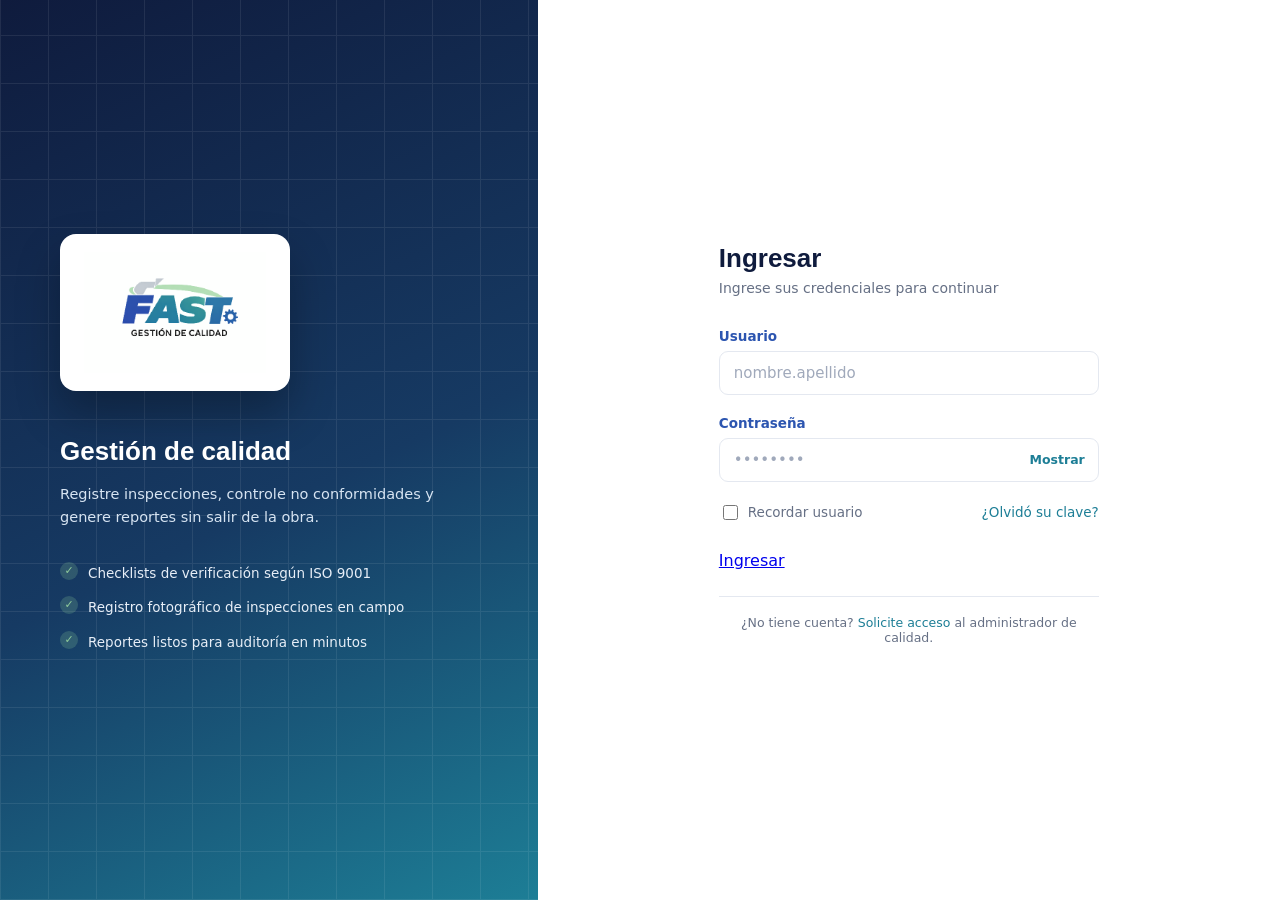
<file: recursos/index.html>
<!DOCTYPE html>
<html lang="es">
<head>
<meta charset="UTF-8">
<meta name="viewport" content="width=device-width, initial-scale=1">
<title>Ingresar — FAST Gestión de Calidad</title>
<link rel="stylesheet" href="./CSS-inicio secion/styles_inicio_secion.css.css">
<script src="./js/main.js"></script>
</head>
<body>
  <div class="pagina">
    <aside class="panel-marca">
      <div class="marca-contenido">
        <div class="logo-caja">
          <img src="img/logo.png" alt="FAST Gestión de Calidad">
        </div>
        <h2>Gestión de calidad</h2>
        <p class="lead">Registre inspecciones, controle no conformidades y genere reportes sin salir de la obra.</p>
        <ul class="caracteristicas">
          <li>Checklists de verificación según ISO 9001</li>
          <li>Registro fotográfico de inspecciones en campo</li>
          <li>Reportes listos para auditoría en minutos</li>
        </ul>
      </div>
    </aside>

    <main class="panel-form">
      <form class="formulario" id="formLogin" novalidate>
        <h1>Ingresar</h1>
        <p class="sub">Ingrese sus credenciales para continuar</p>

        <p class="aviso" id="aviso" role="alert"></p>

        <div class="campo">
          <label for="usuario">Usuario</label>
          <input id="usuario" name="usuario" type="text" autocomplete="username"
                 placeholder="nombre.apellido" required>
        </div>

        <div class="campo">
          <label for="clave">Contraseña</label>
          <div class="entrada">
            <input id="clave" name="clave" type="password" autocomplete="current-password"
                   placeholder="••••••••" required>
            <button type="button" class="ver" id="verClave" aria-label="Mostrar contraseña">Mostrar</button>
          </div>
        </div>

        <div class="fila">
          <label class="recordar" for="recordar">
            <input id="recordar" type="checkbox"> Recordar usuario
          </label>
          <a class="enlace" href="">¿Olvidó su clave?</a>
        </div>

        <a href="administracion.html">Ingresar</a>

        <p class="pie">¿No tiene cuenta? <a href="#">Solicite acceso</a> al administrador de calidad.</p>
      </form>
    </main>
  </div>

<script>

</script>
</body>
</html>
</file>
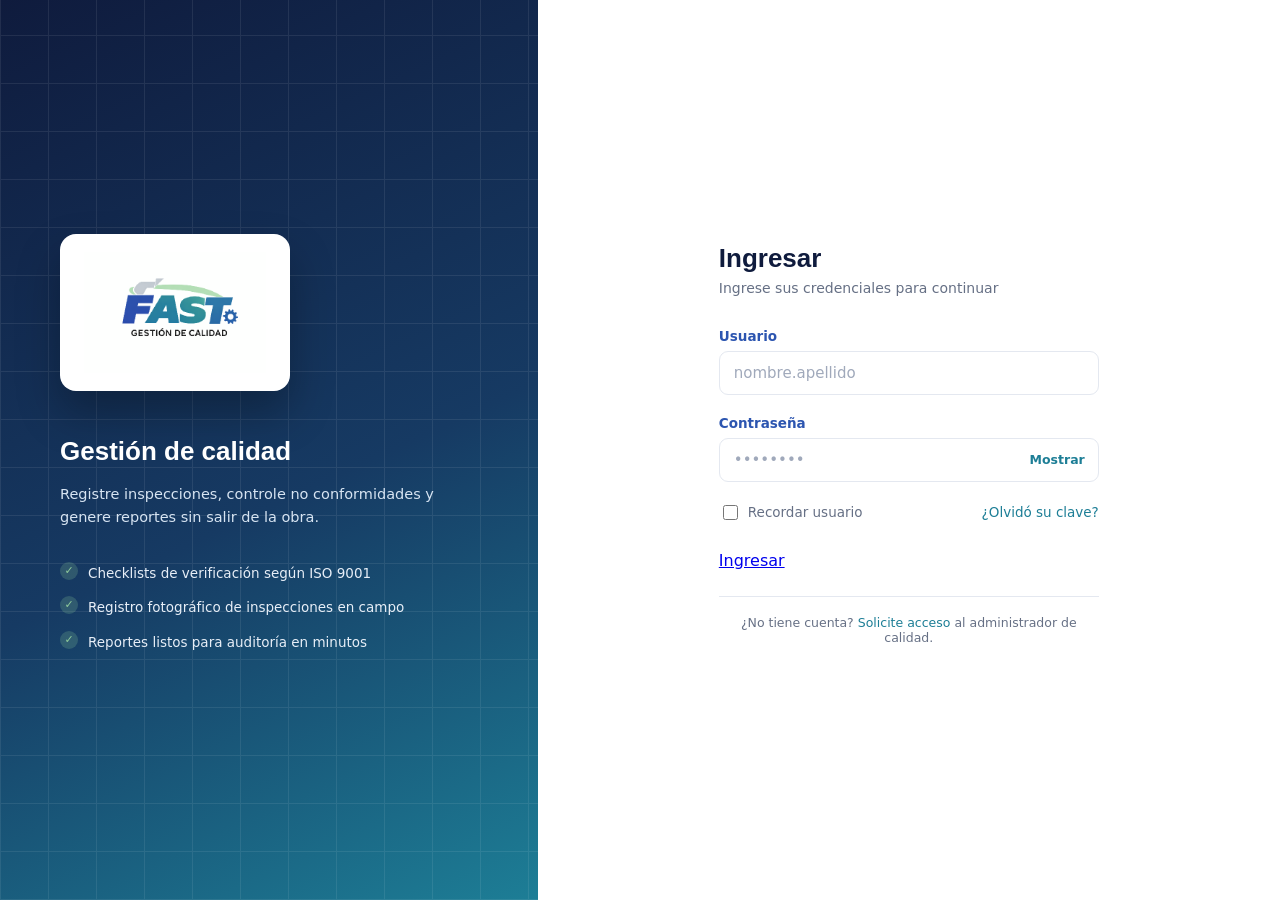
<file: Modulos Fast/recursos/index.html>
<!DOCTYPE html>
<html lang="es">
<head>
<meta charset="UTF-8">
<meta name="viewport" content="width=device-width, initial-scale=1">
<title>Ingresar — FAST Gestión de Calidad</title>
<link rel="stylesheet" href="./CSS-inicio secion/styles_inicio_secion.css.css">
<script src="./js/main.js"></script>
</head>
<body>
  <div class="pagina">
    <aside class="panel-marca">
      <div class="marca-contenido">
        <div class="logo-caja">
          <img src="img/logo.png" alt="FAST Gestión de Calidad">
        </div>
        <h2>Gestión de calidad</h2>
        <p class="lead">Registre inspecciones, controle no conformidades y genere reportes sin salir de la obra.</p>
        <ul class="caracteristicas">
          <li>Checklists de verificación según ISO 9001</li>
          <li>Registro fotográfico de inspecciones en campo</li>
          <li>Reportes listos para auditoría en minutos</li>
        </ul>
      </div>
    </aside>

    <main class="panel-form">
      <form class="formulario" id="formLogin" novalidate>
        <h1>Ingresar</h1>
        <p class="sub">Ingrese sus credenciales para continuar</p>

        <p class="aviso" id="aviso" role="alert"></p>

        <div class="campo">
          <label for="usuario">Usuario</label>
          <input id="usuario" name="usuario" type="text" autocomplete="username"
                 placeholder="nombre.apellido" required>
        </div>

        <div class="campo">
          <label for="clave">Contraseña</label>
          <div class="entrada">
            <input id="clave" name="clave" type="password" autocomplete="current-password"
                   placeholder="••••••••" required>
            <button type="button" class="ver" id="verClave" aria-label="Mostrar contraseña">Mostrar</button>
          </div>
        </div>

        <div class="fila">
          <label class="recordar" for="recordar">
            <input id="recordar" type="checkbox"> Recordar usuario
          </label>
          <a class="enlace" href="">¿Olvidó su clave?</a>
        </div>

        <a href="administracion.html">Ingresar</a>

        <p class="pie">¿No tiene cuenta? <a href="#">Solicite acceso</a> al administrador de calidad.</p>
      </form>
    </main>
  </div>

<script>

</script>
</body>
</html>
</file>
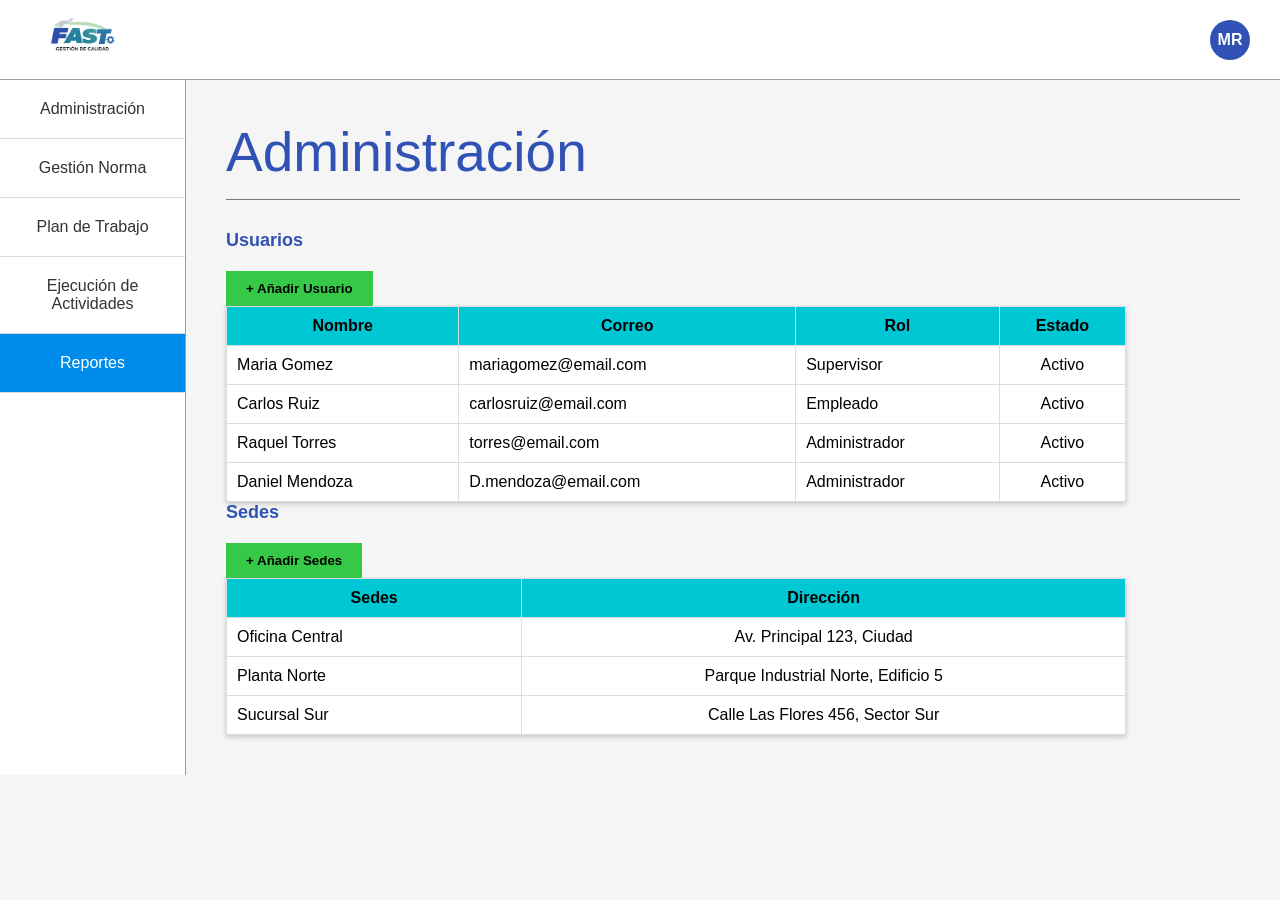
<file: recursos/administracion.html>
<!DOCTYPE html>
<html lang="es">
<head>
    <meta charset="UTF-8">
    <meta name="viewport" content="width=device-width, initial-scale=1.0">
    <title>Administración</title>
    <link rel="stylesheet" href="./css/styles.css">
    <script src="./js/main.js"></script>
</head>
<body>

    <header class="head">
        <div class="logo">
            <img src="./img/logo.png" alt="logo" width="200" height="150">
        </div>

        <section class="lis_head">
            <details class="user-menu">
                <summary><div class="avatar">MR</div></summary>

                <div class="menu">
                    <div class="info">
                        <div class="avatar grande">MR</div>
                        <div>
                            <strong>Mariana Restrepo</strong>
                            <small>mariana.restrepo@fast.com</small>
                            <a href="#">Ver mi perfil</a>
                        </div>
                    </div>

                    <ul>
                        <li><a href="#">👤 Mi cuenta</a></li>
                        <li><a href="#">🔄 Cambiar de cuenta <span class="flecha">›</span></a></li>
                        <li><a href="#">🚪 Salir</a></li>
                    </ul>
                </div>
            </details>
        </section>
    </header>

    <main class="contenedor">
        <section class="links">
            <a href="#" class="activo">Administración</a>
            <a href="Gestion norma.html">Gestión Norma</a>
            <a href="Plan_trabajo.html">Plan de Trabajo</a>
            <a href="Ejecucion_Actividades.html">Ejecución de Actividades</a>
            <a href="Reportes.html">Reportes</a>
        </section>

        <div class="contenido">

            <section class="title">
                <h1>Administración</h1>
            </section>

            <!-- ========== USUARIOS ========== -->
            <section class="tabla_1">
                <div class="encabezado_seccion">
                    <p>Usuarios</p>
                    <button class="btn_generar">+ Añadir Usuario</button>
                </div>

                <table class="tabla">
                    <tr>
                        <th>Nombre</th>
                        <th>Correo</th>
                        <th>Rol</th>
                        <th>Estado</th>
                    </tr>
                    <tr>
                        <td>Maria Gomez</td>
                        <td>mariagomez@email.com</td>
                        <td>Supervisor</td>
                        <td><span class="vigente">Activo</span></td>
                    </tr>
                    <tr>
                        <td>Carlos Ruiz</td>
                        <td>carlosruiz@email.com</td>
                        <td>Empleado</td>
                        <td><span class="vigente">Activo</span></td>
                    </tr>
                    <tr>
                        <td>Raquel Torres</td>
                        <td>torres@email.com</td>
                        <td>Administrador</td>
                        <td><span class="vigente">Activo</span></td>
                    </tr>
                    <tr>
                        <td>Daniel Mendoza</td>
                        <td>D.mendoza@email.com</td>
                        <td>Administrador</td>
                        <td><span class="vigente">Activo</span></td>
                    </tr>
                </table>
            </section>

            <!-- ========== SEDES ========== -->
            <section class="tabla_1">
                <div class="encabezado_seccion">
                    <p>Sedes</p>
                    <button class="btn_generar">+ Añadir Sedes</button>
                </div>

                <table class="tabla">
                    <tr>
                        <th>Sedes</th>
                        <th>Dirección</th>
                    </tr>
                    <tr>
                        <td>Oficina Central</td>
                        <td>Av. Principal 123, Ciudad</td>
                    </tr>
                    <tr>
                        <td>Planta Norte</td>
                        <td>Parque Industrial Norte, Edificio 5</td>
                    </tr>
                    <tr>
                        <td>Sucursal Sur</td>
                        <td>Calle Las Flores 456, Sector Sur</td>
                    </tr>
                </table>
            </section>

        </div>
    </main>

</body>
</html>
</file>
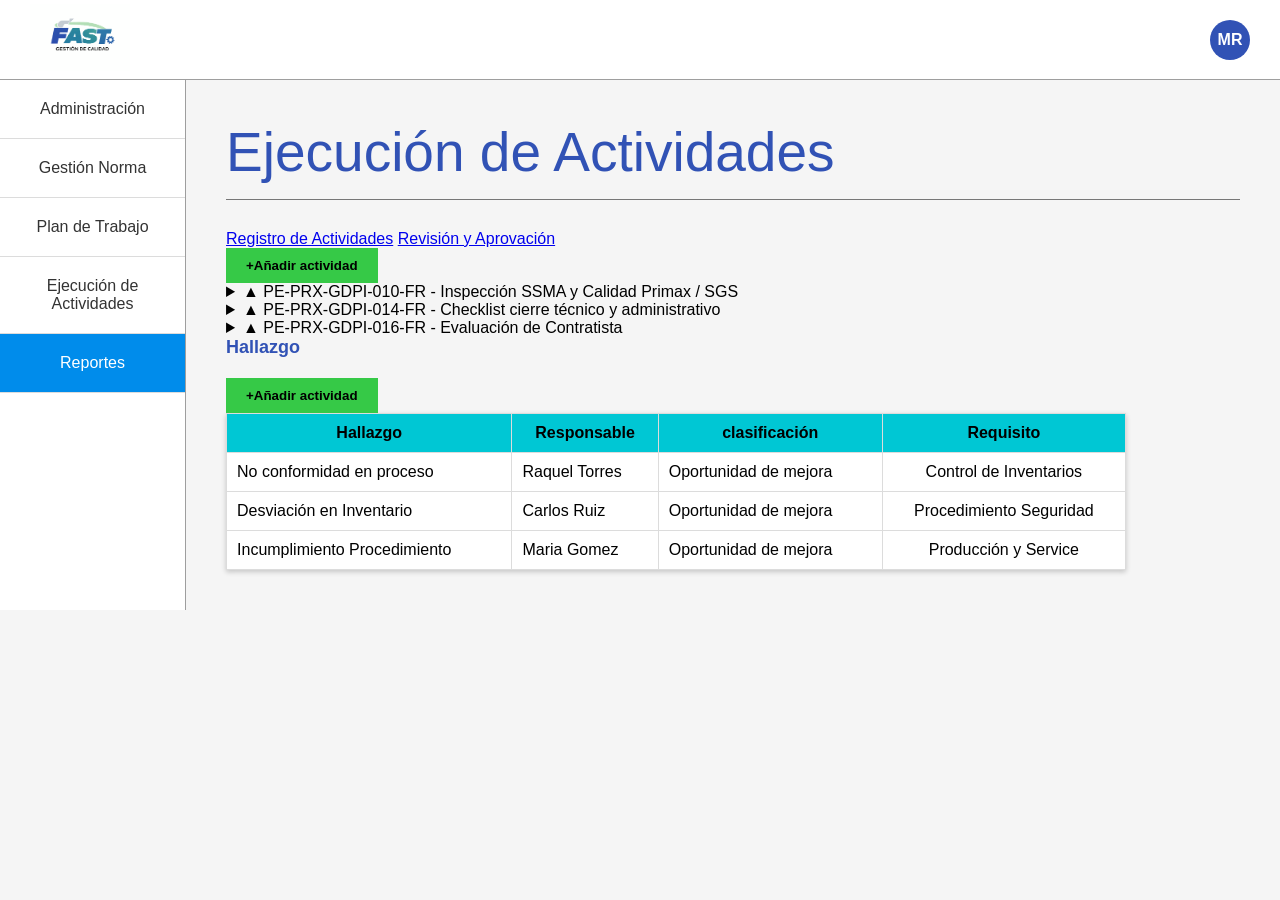
<file: recursos/Ejecucion_Actividades.html>
<!DOCTYPE html>
<html lang="es">
<head>
    <meta charset="UTF-8">
    <meta name="viewport" content="width=device-width, initial-scale=1.0">
    <title>Ejecución de Actividades</title>
    <link rel="stylesheet" href="./css/styles.css">
    <script src="./js/main.js"></script>
</head>
<body>

    <header class="head">
        <div class="logo">
            <img src="./img/logo.png" alt="logo" width="200" height="150">
        </div>

        <section class="lis_head">
            <details class="user-menu">
                <summary><div class="avatar">MR</div></summary>

                <div class="menu">
                    <div class="info">
                        <div class="avatar grande">MR</div>
                        <div>
                            <strong>Mariana Restrepo</strong>
                            <small>mariana.restrepo@fast.com</small>
                            <a href="#">Ver mi perfil</a>
                        </div>
                    </div>

                    <ul>
                        <li><a href="#">👤 Mi cuenta</a></li>
                        <li><a href="#">🔄 Cambiar de cuenta <span class="flecha">›</span></a></li>
                        <li><a href="#">🚪 Salir</a></li>
                    </ul>
                </div>
            </details>
        </section>
    </header>

    <main class="contenedor">
        <section class="links">
            <a href="administracion.html">Administración</a>
            <a href="Gestion norma.html">Gestión Norma</a>
            <a href="Plan_trabajo.html">Plan de Trabajo</a>
            <a href="#" class="activo">Ejecución de Actividades</a>
            <a href="Reportes.html">Reportes</a>
        </section>

        <div class="contenido">

            <section class="title">
                <h1>Ejecución de Actividades</h1>
            </section>

            <!-- ========== PESTAÑAS + BOTÓN AÑADIR ========== -->
            <div class="encabezado_seccion pestanas">
                <div>
                    <a href="#" class="pestana pestana_activa">Registro de Actividades</a>
                    <a href="#" class="pestana">Revisión y Aprovación</a>
                </div>
                <button class="btn_generar">+Añadir actividad</button>
            </div>

            <!-- =====================================================
                 LISTAS DE DESPLIEGUE (las 3 barras celestes de arriba)
                 Cada <details> es una lista: el <summary> es la barra
                 que se ve y lo que va dentro del <div class="acordeon_contenido">
                 aparece al hacer clic.
            ====================================================== -->
            <section class="acordeones">

                <!-- Lista de despliegue 1 -->
                <details class="acordeon">
                    <summary><span class="icono_alerta">▲</span> PE-PRX-GDPI-010-FR - Inspección SSMA y Calidad Primax / SGS</summary>
                    <div class="acordeon_contenido">
                        <!-- Aquí va el contenido del formato 010 -->
                        <p>Contenido del formato PE-PRX-GDPI-010-FR.</p>
                    </div>
                </details>

                <!-- Lista de despliegue 2 -->
                <details class="acordeon">
                    <summary><span class="icono_alerta">▲</span> PE-PRX-GDPI-014-FR - Checklist cierre técnico y administrativo</summary>
                    <div class="acordeon_contenido">
                        <!-- Aquí va el contenido del formato 014 -->
                        <p>Contenido del formato PE-PRX-GDPI-014-FR.</p>
                    </div>
                </details>

                <!-- Lista de despliegue 3 -->
                <details class="acordeon">
                    <summary><span class="icono_alerta">▲</span> PE-PRX-GDPI-016-FR - Evaluación de Contratista</summary>
                    <div class="acordeon_contenido">
                        <!-- Aquí va el contenido del formato 016 -->
                        <p>Contenido del formato PE-PRX-GDPI-016-FR.</p>
                    </div>
                </details>

            </section>
            <!-- ================= FIN LISTAS DE DESPLIEGUE ================= -->

            <!-- ========== HALLAZGOS ========== -->
            <section class="tabla_1">
                <div class="encabezado_seccion">
                    <p>Hallazgo</p>
                    <button class="btn_generar">+Añadir actividad</button>
                </div>

                <table class="tabla">
                    <tr>
                        <th>Hallazgo</th>
                        <th>Responsable</th>
                        <th>clasificación</th>
                        <th>Requisito</th>
                    </tr>
                    <tr>
                        <td>No conformidad en proceso</td>
                        <td>Raquel Torres</td>
                        <td><span class="vigente">Oportunidad de mejora</span></td>
                        <td>Control de Inventarios</td>
                    </tr>
                    <tr>
                        <td>Desviación en Inventario</td>
                        <td>Carlos Ruiz</td>
                        <td><span class="vigente">Oportunidad de mejora</span></td>
                        <td>Procedimiento Seguridad</td>
                    </tr>
                    <tr>
                        <td>Incumplimiento Procedimiento</td>
                        <td>Maria Gomez</td>
                        <td><span class="vigente">Oportunidad de mejora</span></td>
                        <td>Producción y Service</td>
                    </tr>
                </table>
            </section>

        </div>
    </main>

</body>
</html>
</file>
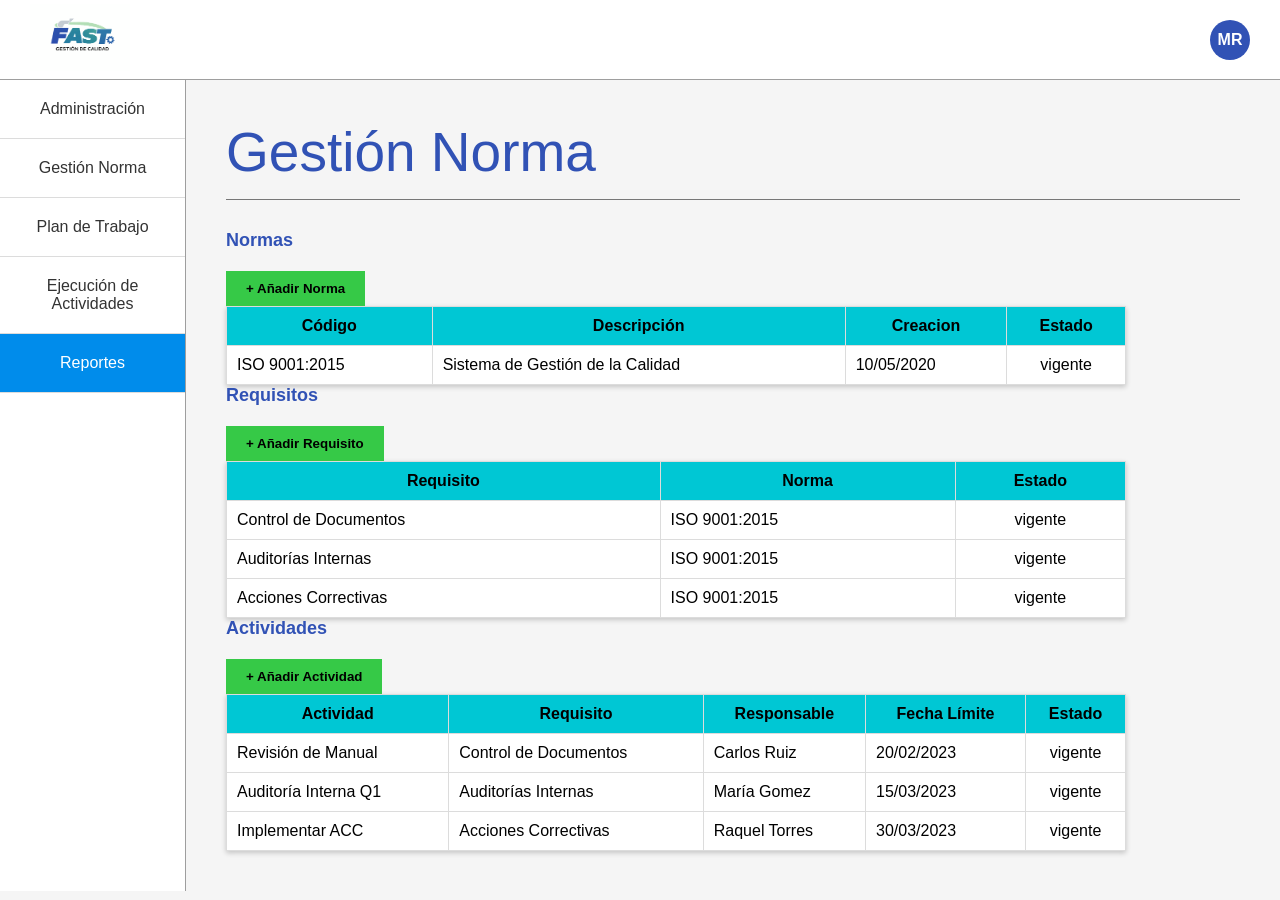
<file: recursos/Gestion norma.html>
<!DOCTYPE html>
<html lang="es">
<head>
    <meta charset="UTF-8">
    <meta name="viewport" content="width=device-width, initial-scale=1.0">
    <title>Gestión Norma</title>
    <link rel="stylesheet" href="./css/styles.css">
    <script src="./js/main.js"></script>
</head>
<body>

    <header class="head">
        <div class="logo">
            <img src="./img/logo.png" alt="logo" width="200" height="150">
        </div>

        <section class="lis_head">
            <details class="user-menu">
                <summary><div class="avatar">MR</div></summary>

                <div class="menu">
                    <div class="info">
                        <div class="avatar grande">MR</div>
                        <div>
                            <strong>Mariana Restrepo</strong>
                            <small>mariana.restrepo@fast.com</small>
                            <a href="#">Ver mi perfil</a>
                        </div>
                    </div>

                    <ul>
                        <li><a href="#">👤 Mi cuenta</a></li>
                        <li><a href="#">🔄 Cambiar de cuenta <span class="flecha">›</span></a></li>
                        <li><a href="#">🚪 Salir</a></li>
                    </ul>
                </div>
            </details>
        </section>
    </header>

    <main class="contenedor">
        <section class="links">
            <a href="administracion.html">Administración</a>
            <a href="#" class="activo">Gestión Norma</a>
            <a href="Plan_trabajo.html">Plan de Trabajo</a>
            <a href="Ejecucion_Actividades.html">Ejecución de Actividades</a>
            <a href="Reportes.html">Reportes</a>
        </section>

        <div class="contenido">

            <section class="title">
                <h1>Gestión Norma</h1>
            </section>

            <!-- ========== NORMAS ========== -->
            <section class="tabla_1">
                <div class="encabezado_seccion">
                    <p>Normas</p>
                    <button class="btn_generar">+ Añadir Norma</button>
                </div>

                <table class="tabla">
                    <tr>
                        <th>Código</th>
                        <th>Descripción</th>
                        <th>Creacion</th>
                        <th>Estado</th>
                    </tr>
                    <tr>
                        <td>ISO 9001:2015</td>
                        <td>Sistema de Gestión de la Calidad</td>
                        <td>10/05/2020</td>
                        <td><span class="vigente">vigente</span></td>
                    </tr>
                </table>
            </section>

            <!-- ========== REQUISITOS ========== -->
            <section class="tabla_1">
                <div class="encabezado_seccion">
                    <p>Requisitos</p>
                    <button class="btn_generar">+ Añadir Requisito</button>
                </div>

                <table class="tabla">
                    <tr>
                        <th>Requisito</th>
                        <th>Norma</th>
                        <th>Estado</th>
                    </tr>
                    <tr>
                        <td>Control de Documentos</td>
                        <td>ISO 9001:2015</td>
                        <td><span class="vigente">vigente</span></td>
                    </tr>
                    <tr>
                        <td>Auditorías Internas</td>
                        <td>ISO 9001:2015</td>
                        <td><span class="vigente">vigente</span></td>
                    </tr>
                    <tr>
                        <td>Acciones Correctivas</td>
                        <td>ISO 9001:2015</td>
                        <td><span class="vigente">vigente</span></td>
                    </tr>
                </table>
            </section>

            <!-- ========== ACTIVIDADES ========== -->
            <section class="tabla_1">
                <div class="encabezado_seccion">
                    <p>Actividades</p>
                    <button class="btn_generar">+ Añadir Actividad</button>
                </div>

                <table class="tabla">
                    <tr>
                        <th>Actividad</th>
                        <th>Requisito</th>
                        <th>Responsable</th>
                        <th>Fecha Límite</th>
                        <th>Estado</th>
                    </tr>
                    <tr>
                        <td>Revisión de Manual</td>
                        <td>Control de Documentos</td>
                        <td>Carlos Ruiz</td>
                        <td>20/02/2023</td>
                        <td><span class="vigente">vigente</span></td>
                    </tr>
                    <tr>
                        <td>Auditoría Interna Q1</td>
                        <td>Auditorías Internas</td>
                        <td>María Gomez</td>
                        <td>15/03/2023</td>
                        <td><span class="vigente">vigente</span></td>
                    </tr>
                    <tr>
                        <td>Implementar ACC</td>
                        <td>Acciones Correctivas</td>
                        <td>Raquel Torres</td>
                        <td>30/03/2023</td>
                        <td><span class="vigente">vigente</span></td>
                    </tr>
                </table>
            </section>

        </div>
    </main>

</body>
</html>
</file>
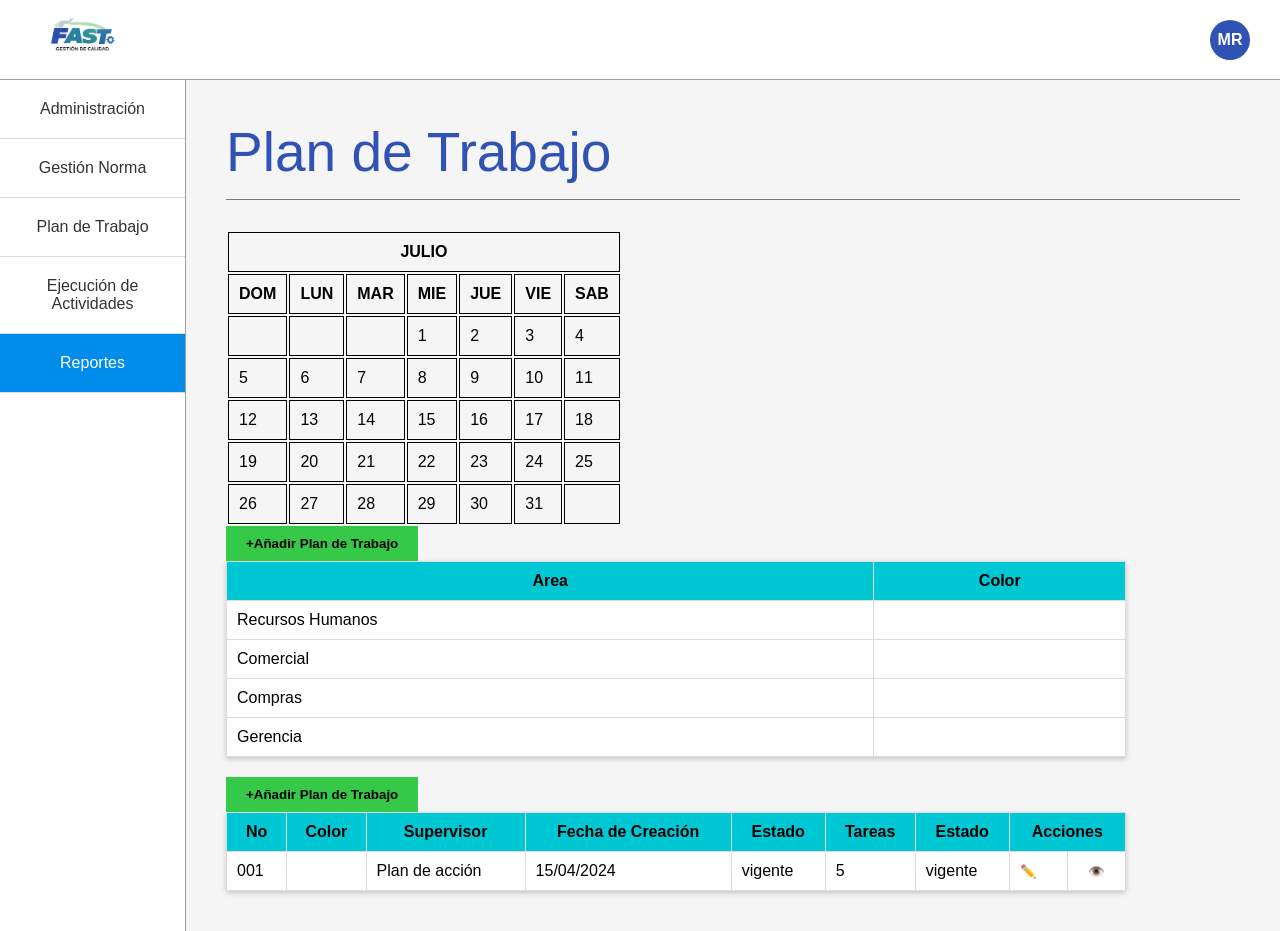
<file: recursos/Plan_trabajo.html>
<!DOCTYPE html>
<html lang="es">
<head>
    <meta charset="UTF-8">
    <meta name="viewport" content="width=device-width, initial-scale=1.0">
    <title>Plan de Trabajo</title>
    <link rel="stylesheet" href="./css/styles.css">
    <script src="./js/main.js"></script>
</head>
<body>

    <header class="head">
        <div class="logo">
            <img src="./img/logo.png" alt="logo" width="200" height="150">
        </div>

        <section class="lis_head">
            <details class="user-menu">
                <summary><div class="avatar">MR</div></summary>

                <div class="menu">
                    <div class="info">
                        <div class="avatar grande">MR</div>
                        <div>
                            <strong>Mariana Restrepo</strong>
                            <small>mariana.restrepo@fast.com</small>
                            <a href="#">Ver mi perfil</a>
                        </div>
                    </div>

                    <ul>
                        <li><a href="#">👤 Mi cuenta</a></li>
                        <li><a href="#">🔄 Cambiar de cuenta <span class="flecha">›</span></a></li>
                        <li><a href="#">🚪 Salir</a></li>
                    </ul>
                </div>
            </details>
        </section>
    </header>

    <main class="contenedor">
        <section class="links">
            <a href="administracion.html">Administración</a>
            <a href="Gestion norma.html">Gestión Norma</a>
            <a href="#" class="activo">Plan de Trabajo</a>
            <a href="Ejecucion_Actividades.html">Ejecución de Actividades</a>
            <a href="Reportes.html">Reportes</a>
        </section>

        <div class="contenido">

            <section class="title">
                <h1>Plan de Trabajo</h1>
            </section>

            <!-- ========== PARTE SUPERIOR: CALENDARIO (izquierda) + LEYENDA DE COLORES (derecha) ========== -->
            <div class="plan_superior">

                <!-- ----- CALENDARIO ----- -->
                <section class="calendario_caja">
                    <table class="calendario">
                        <tr>
                            <th colspan="7" class="mes">JULIO</th>
                        </tr>
                        <tr class="dias_semana">
                            <th>DOM</th><th>LUN</th><th>MAR</th><th>MIE</th><th>JUE</th><th>VIE</th><th>SAB</th>
                        </tr>
                        <tr>
                            <td></td><td></td><td></td><td>1</td><td>2</td><td>3</td><td>4</td>
                        </tr>
                        <tr>
                            <td>5</td><td>6</td><td>7</td><td>8</td><td>9</td><td>10</td><td>11</td>
                        </tr>
                        <tr>
                            <td>12</td><td>13</td><td>14</td><td>15</td><td>16</td><td>17</td><td>18</td>
                        </tr>
                        <tr>
                            <td>19</td><td>20</td><td>21</td><td>22</td><td>23</td><td>24</td><td>25</td>
                        </tr>
                        <tr>
                            <td>26</td><td>27</td><td>28</td><td>29</td><td>30</td><td>31</td><td></td>
                        </tr>
                    </table>
                </section>

                <!-- ----- BOTÓN + LEYENDA DE ÁREAS Y COLORES ----- -->
                <section class="plan_derecha">
                    <div class="boton_derecha">
                        <button class="btn_generar">+Añadir Plan de Trabajo</button>
                    </div>

                    <table class="tabla leyenda">
                        <tr>
                            <th>Area</th>
                            <th>Color</th>
                        </tr>
                        <tr>
                            <td>Recursos Humanos</td>
                            <td><span class="cuadro_color color_rojo"></span></td>
                        </tr>
                        <tr>
                            <td>Comercial</td>
                            <td><span class="cuadro_color color_celeste"></span></td>
                        </tr>
                        <tr>
                            <td>Compras</td>
                            <td><span class="cuadro_color color_amarillo"></span></td>
                        </tr>
                        <tr>
                            <td>Gerencia</td>
                            <td><span class="cuadro_color color_morado"></span></td>
                        </tr>
                    </table>
                </section>

            </div>

            <!-- ========== PLANES DE TRABAJO (tabla inferior) ========== -->
            <section class="tabla_1">
                <div class="encabezado_seccion">
                    <p></p>
                    <button class="btn_generar">+Añadir Plan de Trabajo</button>
                </div>

                <table class="tabla">
                    <tr>
                        <th>No</th>
                        <th>Color</th>
                        <th>Supervisor</th>
                        <th>Fecha de Creación</th>
                        <th>Estado</th>
                        <th>Tareas</th>
                        <th>Estado</th>
                        <th colspan="2">Acciones</th> <!-- en el prototipo dice "vcvxcvc" -->
                    </tr>
                    <tr>
                        <td>001</td>
                        <td><span class="cuadro_color color_rojo"></span></td>
                        <td>Plan de acción</td>
                        <td>15/04/2024</td>
                        <td><span class="vigente">vigente</span></td>
                        <td>5</td>
                        <td><span class="vigente">vigente</span></td>
                        <td><button title="Editar">✏️</button></td>
                        <td><button title="Ver">👁️</button></td>
                    </tr>
                </table>
            </section>

        </div>
    </main>

</body>
</html>
</file>
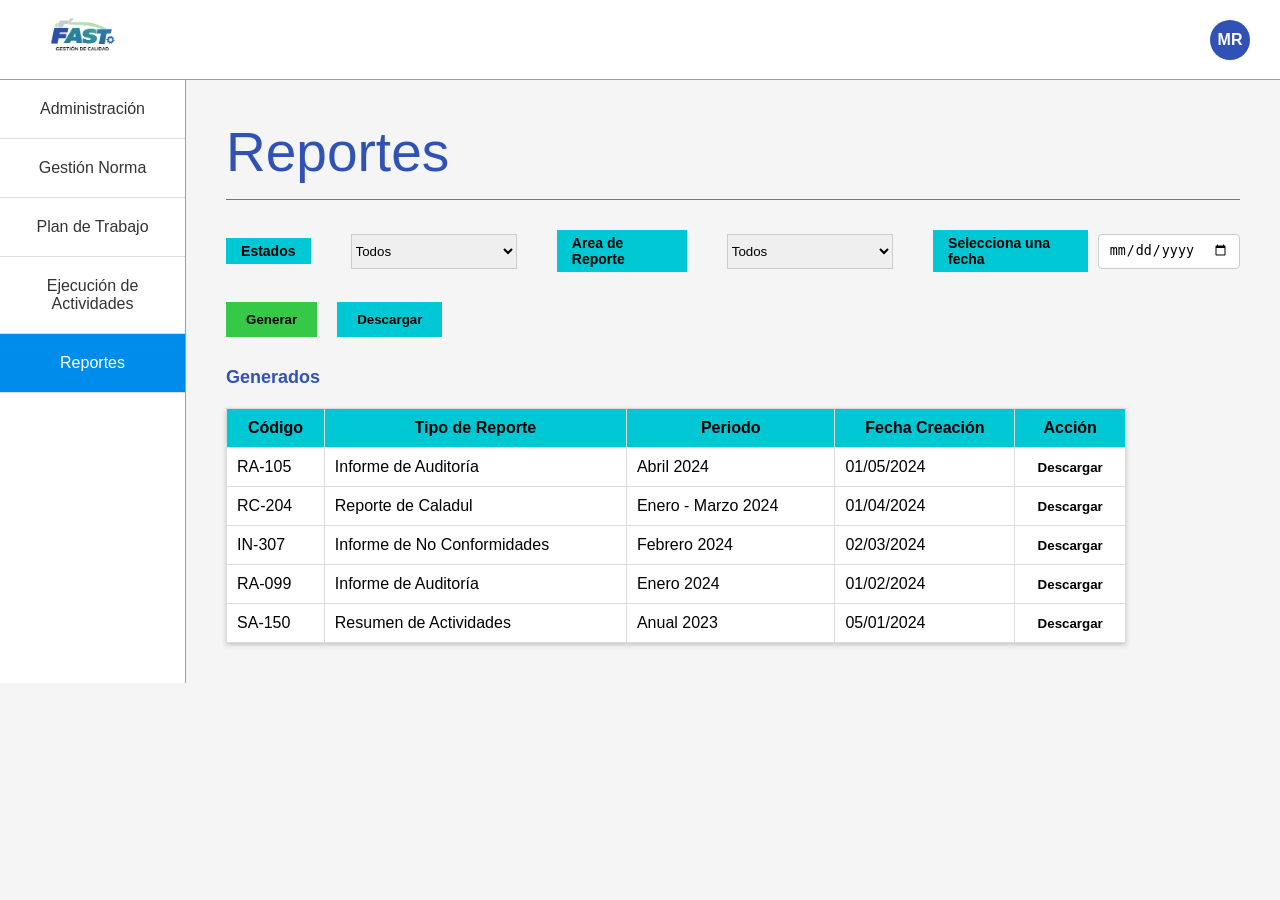
<file: recursos/Reportes.html>
<!DOCTYPE html>
<html lang="en">
<head>
    <meta charset="UTF-8">
    <meta name="viewport" content="width=device-width, initial-scale=1.0">
    <title>Document</title>
     <link rel="stylesheet" href="./css/styles.css">
     <script src="./js/main.js"></script>

</head>
<body>

    <header class="head">
    <div class="logo">
        <img src="./img/logo.png" alt="logo" width="200" height="150"><!--se coloca el logo de la pagina web-->
    </div>

    <section class="lis_head">

        <details class="user-menu">
            <summary><div class="avatar">MR</div></summary>

            <div class="menu">
                <div class="info">
                    <div class="avatar grande">MR</div>
                    <div>
                        <strong>Mariana Restrepo</strong>
                        <small>mariana.restrepo@gmail.com.
                        </small>
                        <a href="#">Ver mi perfil</a>
                    </div>
                </div>

                <ul>
                    <li><a href="#">👤 Mi cuenta</a></li>
                    <li><a href="#">🔄 Cambiar de cuenta <span class="flecha">›</span></a></li>
                    <li><a href="#">🚪 Salir</a></li>
                </ul>
            </div>
        </details>

    </section>
  </header>

<main class="contenedor"> <!--se crean los vinculos de los modulos de la pagina web-->
    <section class="links">
         <a href="administracion.html">Administración</a>
         <a href="Gestion norma.html">Gestión Norma</a>
         <a href="Plan_trabajo.html">Plan de Trabajo</a>
         <a href="Ejecucion_Actividades.html">Ejecución de Actividades</a>
         <a href="#" class="activo">Reportes</a>
   </section>

   <div class="contenido">

       <section class="title">
        <h1>Reportes</h1><!--se nombra el modulo   -->
       </section>

       <div class="litas"> <!--se crean las listas de despliege que se ven en el prototipo  -->
        <label for="options">Estados</label>
        <select name="options" id="options">
            <option value="option1">Todos</option>
            <option value="option2">Abierto</option>
            <option value="option2">Cerrado</option>
            <option value="option3">En Proceso</option>
        </select>

        <label for="options">Area de Reporte</label>
        <select name="options" id="options">
            <option value="option1">Todos</option>
            <option value="option1">Recursos humanos</option>
            <option value="option2">Comercial</option>
            <option value="option2">Compras</option>
            <option value="option3">Gerencia</option>
        </select>

        <div class="fecha-grupo">
            <label for="fecha">Selecciona una fecha</label>
            <input type="date" id="fecha" name="fecha">
        </div>
       </div>

       <div class="botones">
    <button class="btn_generar" onclick="marcarGenerado(this)">Generar</button>
    <button class="btn_descargar" onclick="marcarDescargadoPrincipal(this)">Descargar</button>
    </div>

       <section class="tabla_1">
        <p>Generados</p>
        <table class="tabla">
            <tr>
                <th>Código</th>
                <th>Tipo de Reporte</th>
                <th>Periodo</th>
                <th>Fecha Creación</th>
                <th>Acción</th>
            </tr>

            <tr>
                <td>RA-105</td>
                <td>Informe de Auditoría</td>
                <td>Abril 2024</td>
                <td>01/05/2024</td>
                <td><button onclick="marcarDescargado(this)">Descargar</button></td>
            </tr>

            <tr>
                <td>RC-204</td>
                <td>Reporte de Caladul</td>
                <td>Enero - Marzo 2024</td>
                <td>01/04/2024</td>
                <td><button onclick="marcarDescargado(this)">Descargar</button></td>
            </tr>

            <tr>
               <td>IN-307</td>
                <td>Informe de No Conformidades</td>
                <td>Febrero 2024</td>
                <td>02/03/2024</td>
                <td><button onclick="marcarDescargado(this)">Descargar</button></td>
            </tr>

            <tr>
                <td>RA-099</td>
                <td>Informe de Auditoría</td>
                <td>Enero 2024</td>
                <td>01/02/2024</td>
                <td><button onclick="marcarDescargado(this)">Descargar</button></td>
            </tr>

            <tr>
                <td>SA-150</td>
                <td>Resumen de Actividades</td>
                <td>Anual 2023</td>
                <td>05/01/2024</td>
                <td><button onclick="marcarDescargado(this)">Descargar</button></td>
            </tr>

        </table>

       </section>

   </div>

</main>

</body>
</html>
</file>
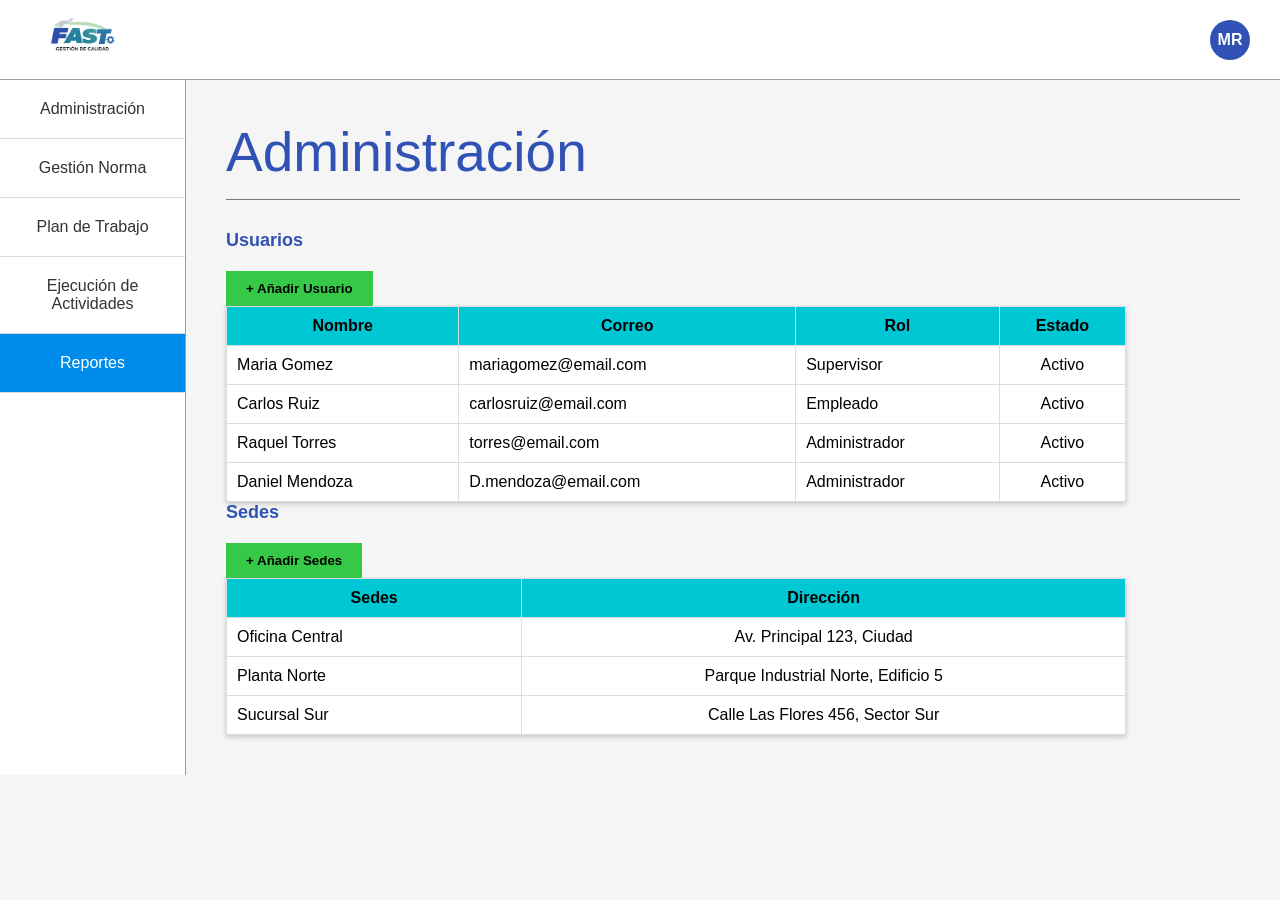
<file: Modulos Fast/recursos/administracion.html>
<!DOCTYPE html>
<html lang="es">
<head>
    <meta charset="UTF-8">
    <meta name="viewport" content="width=device-width, initial-scale=1.0">
    <title>Administración</title>
    <link rel="stylesheet" href="./css/styles.css">
    <script src="./js/main.js"></script>
</head>
<body>

    <header class="head">
        <div class="logo">
            <img src="./img/logo.png" alt="logo" width="200" height="150">
        </div>

        <section class="lis_head">
            <details class="user-menu">
                <summary><div class="avatar">MR</div></summary>

                <div class="menu">
                    <div class="info">
                        <div class="avatar grande">MR</div>
                        <div>
                            <strong>Mariana Restrepo</strong>
                            <small>mariana.restrepo@fast.com</small>
                            <a href="#">Ver mi perfil</a>
                        </div>
                    </div>

                    <ul>
                        <li><a href="#">👤 Mi cuenta</a></li>
                        <li><a href="#">🔄 Cambiar de cuenta <span class="flecha">›</span></a></li>
                        <li><a href="#">🚪 Salir</a></li>
                    </ul>
                </div>
            </details>
        </section>
    </header>

    <main class="contenedor">
        <section class="links">
            <a href="#" class="activo">Administración</a>
            <a href="Gestion norma.html">Gestión Norma</a>
            <a href="Plan_trabajo.html">Plan de Trabajo</a>
            <a href="Ejecucion_Actividades.html">Ejecución de Actividades</a>
            <a href="Reportes.html">Reportes</a>
        </section>

        <div class="contenido">

            <section class="title">
                <h1>Administración</h1>
            </section>

            <!-- ========== USUARIOS ========== -->
            <section class="tabla_1">
                <div class="encabezado_seccion">
                    <p>Usuarios</p>
                    <button class="btn_generar">+ Añadir Usuario</button>
                </div>

                <table class="tabla">
                    <tr>
                        <th>Nombre</th>
                        <th>Correo</th>
                        <th>Rol</th>
                        <th>Estado</th>
                    </tr>
                    <tr>
                        <td>Maria Gomez</td>
                        <td>mariagomez@email.com</td>
                        <td>Supervisor</td>
                        <td><span class="vigente">Activo</span></td>
                    </tr>
                    <tr>
                        <td>Carlos Ruiz</td>
                        <td>carlosruiz@email.com</td>
                        <td>Empleado</td>
                        <td><span class="vigente">Activo</span></td>
                    </tr>
                    <tr>
                        <td>Raquel Torres</td>
                        <td>torres@email.com</td>
                        <td>Administrador</td>
                        <td><span class="vigente">Activo</span></td>
                    </tr>
                    <tr>
                        <td>Daniel Mendoza</td>
                        <td>D.mendoza@email.com</td>
                        <td>Administrador</td>
                        <td><span class="vigente">Activo</span></td>
                    </tr>
                </table>
            </section>

            <!-- ========== SEDES ========== -->
            <section class="tabla_1">
                <div class="encabezado_seccion">
                    <p>Sedes</p>
                    <button class="btn_generar">+ Añadir Sedes</button>
                </div>

                <table class="tabla">
                    <tr>
                        <th>Sedes</th>
                        <th>Dirección</th>
                    </tr>
                    <tr>
                        <td>Oficina Central</td>
                        <td>Av. Principal 123, Ciudad</td>
                    </tr>
                    <tr>
                        <td>Planta Norte</td>
                        <td>Parque Industrial Norte, Edificio 5</td>
                    </tr>
                    <tr>
                        <td>Sucursal Sur</td>
                        <td>Calle Las Flores 456, Sector Sur</td>
                    </tr>
                </table>
            </section>

        </div>
    </main>

</body>
</html>
</file>
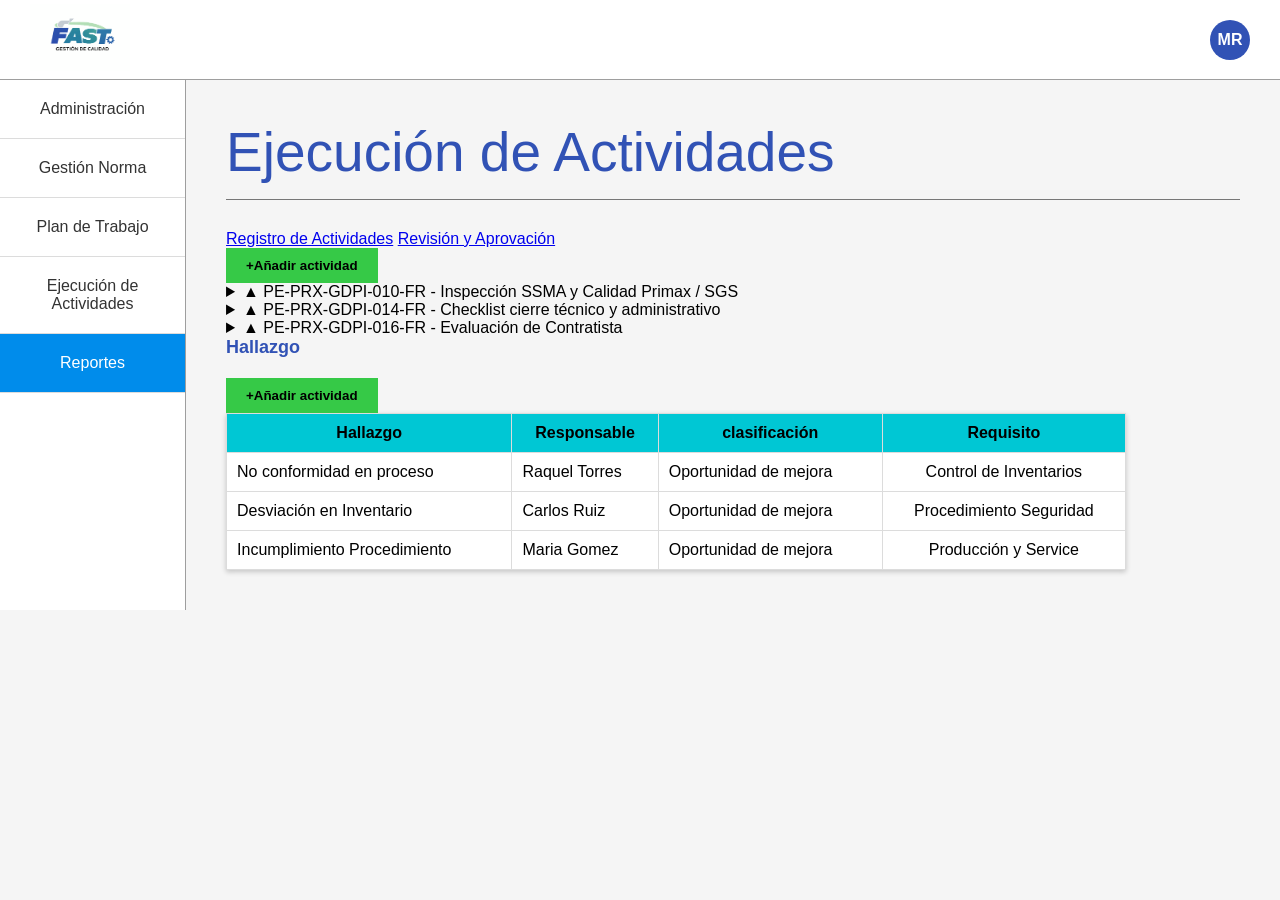
<file: Modulos Fast/recursos/Ejecucion_Actividades.html>
<!DOCTYPE html>
<html lang="es">
<head>
    <meta charset="UTF-8">
    <meta name="viewport" content="width=device-width, initial-scale=1.0">
    <title>Ejecución de Actividades</title>
    <link rel="stylesheet" href="./css/styles.css">
    <script src="./js/main.js"></script>
</head>
<body>

    <header class="head">
        <div class="logo">
            <img src="./img/logo.png" alt="logo" width="200" height="150">
        </div>

        <section class="lis_head">
            <details class="user-menu">
                <summary><div class="avatar">MR</div></summary>

                <div class="menu">
                    <div class="info">
                        <div class="avatar grande">MR</div>
                        <div>
                            <strong>Mariana Restrepo</strong>
                            <small>mariana.restrepo@fast.com</small>
                            <a href="#">Ver mi perfil</a>
                        </div>
                    </div>

                    <ul>
                        <li><a href="#">👤 Mi cuenta</a></li>
                        <li><a href="#">🔄 Cambiar de cuenta <span class="flecha">›</span></a></li>
                        <li><a href="#">🚪 Salir</a></li>
                    </ul>
                </div>
            </details>
        </section>
    </header>

    <main class="contenedor">
        <section class="links">
            <a href="administracion.html">Administración</a>
            <a href="Gestion norma.html">Gestión Norma</a>
            <a href="Plan_trabajo.html">Plan de Trabajo</a>
            <a href="#" class="activo">Ejecución de Actividades</a>
            <a href="Reportes.html">Reportes</a>
        </section>

        <div class="contenido">

            <section class="title">
                <h1>Ejecución de Actividades</h1>
            </section>

            <!-- ========== PESTAÑAS + BOTÓN AÑADIR ========== -->
            <div class="encabezado_seccion pestanas">
                <div>
                    <a href="#" class="pestana pestana_activa">Registro de Actividades</a>
                    <a href="#" class="pestana">Revisión y Aprovación</a>
                </div>
                <button class="btn_generar">+Añadir actividad</button>
            </div>

            <!-- =====================================================
                 LISTAS DE DESPLIEGUE (las 3 barras celestes de arriba)
                 Cada <details> es una lista: el <summary> es la barra
                 que se ve y lo que va dentro del <div class="acordeon_contenido">
                 aparece al hacer clic.
            ====================================================== -->
            <section class="acordeones">

                <!-- Lista de despliegue 1 -->
                <details class="acordeon">
                    <summary><span class="icono_alerta">▲</span> PE-PRX-GDPI-010-FR - Inspección SSMA y Calidad Primax / SGS</summary>
                    <div class="acordeon_contenido">
                        <!-- Aquí va el contenido del formato 010 -->
                        <p>Contenido del formato PE-PRX-GDPI-010-FR.</p>
                    </div>
                </details>

                <!-- Lista de despliegue 2 -->
                <details class="acordeon">
                    <summary><span class="icono_alerta">▲</span> PE-PRX-GDPI-014-FR - Checklist cierre técnico y administrativo</summary>
                    <div class="acordeon_contenido">
                        <!-- Aquí va el contenido del formato 014 -->
                        <p>Contenido del formato PE-PRX-GDPI-014-FR.</p>
                    </div>
                </details>

                <!-- Lista de despliegue 3 -->
                <details class="acordeon">
                    <summary><span class="icono_alerta">▲</span> PE-PRX-GDPI-016-FR - Evaluación de Contratista</summary>
                    <div class="acordeon_contenido">
                        <!-- Aquí va el contenido del formato 016 -->
                        <p>Contenido del formato PE-PRX-GDPI-016-FR.</p>
                    </div>
                </details>

            </section>
            <!-- ================= FIN LISTAS DE DESPLIEGUE ================= -->

            <!-- ========== HALLAZGOS ========== -->
            <section class="tabla_1">
                <div class="encabezado_seccion">
                    <p>Hallazgo</p>
                    <button class="btn_generar">+Añadir actividad</button>
                </div>

                <table class="tabla">
                    <tr>
                        <th>Hallazgo</th>
                        <th>Responsable</th>
                        <th>clasificación</th>
                        <th>Requisito</th>
                    </tr>
                    <tr>
                        <td>No conformidad en proceso</td>
                        <td>Raquel Torres</td>
                        <td><span class="vigente">Oportunidad de mejora</span></td>
                        <td>Control de Inventarios</td>
                    </tr>
                    <tr>
                        <td>Desviación en Inventario</td>
                        <td>Carlos Ruiz</td>
                        <td><span class="vigente">Oportunidad de mejora</span></td>
                        <td>Procedimiento Seguridad</td>
                    </tr>
                    <tr>
                        <td>Incumplimiento Procedimiento</td>
                        <td>Maria Gomez</td>
                        <td><span class="vigente">Oportunidad de mejora</span></td>
                        <td>Producción y Service</td>
                    </tr>
                </table>
            </section>

        </div>
    </main>

</body>
</html>
</file>
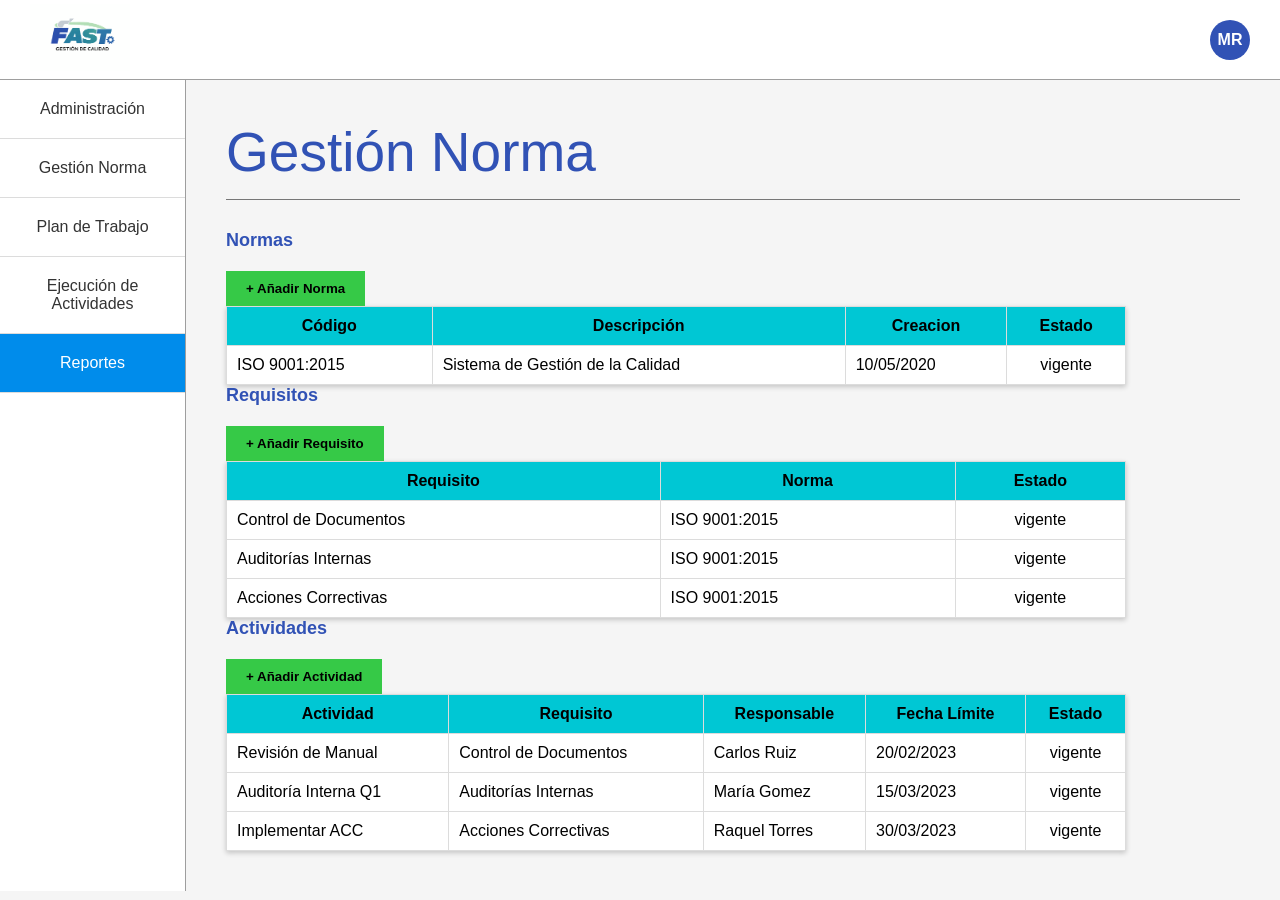
<file: Modulos Fast/recursos/Gestion norma.html>
<!DOCTYPE html>
<html lang="es">
<head>
    <meta charset="UTF-8">
    <meta name="viewport" content="width=device-width, initial-scale=1.0">
    <title>Gestión Norma</title>
    <link rel="stylesheet" href="./css/styles.css">
    <script src="./js/main.js"></script>
</head>
<body>

    <header class="head">
        <div class="logo">
            <img src="./img/logo.png" alt="logo" width="200" height="150">
        </div>

        <section class="lis_head">
            <details class="user-menu">
                <summary><div class="avatar">MR</div></summary>

                <div class="menu">
                    <div class="info">
                        <div class="avatar grande">MR</div>
                        <div>
                            <strong>Mariana Restrepo</strong>
                            <small>mariana.restrepo@fast.com</small>
                            <a href="#">Ver mi perfil</a>
                        </div>
                    </div>

                    <ul>
                        <li><a href="#">👤 Mi cuenta</a></li>
                        <li><a href="#">🔄 Cambiar de cuenta <span class="flecha">›</span></a></li>
                        <li><a href="#">🚪 Salir</a></li>
                    </ul>
                </div>
            </details>
        </section>
    </header>

    <main class="contenedor">
        <section class="links">
            <a href="administracion.html">Administración</a>
            <a href="#" class="activo">Gestión Norma</a>
            <a href="Plan_trabajo.html">Plan de Trabajo</a>
            <a href="Ejecucion_Actividades.html">Ejecución de Actividades</a>
            <a href="Reportes.html">Reportes</a>
        </section>

        <div class="contenido">

            <section class="title">
                <h1>Gestión Norma</h1>
            </section>

            <!-- ========== NORMAS ========== -->
            <section class="tabla_1">
                <div class="encabezado_seccion">
                    <p>Normas</p>
                    <button class="btn_generar">+ Añadir Norma</button>
                </div>

                <table class="tabla">
                    <tr>
                        <th>Código</th>
                        <th>Descripción</th>
                        <th>Creacion</th>
                        <th>Estado</th>
                    </tr>
                    <tr>
                        <td>ISO 9001:2015</td>
                        <td>Sistema de Gestión de la Calidad</td>
                        <td>10/05/2020</td>
                        <td><span class="vigente">vigente</span></td>
                    </tr>
                </table>
            </section>

            <!-- ========== REQUISITOS ========== -->
            <section class="tabla_1">
                <div class="encabezado_seccion">
                    <p>Requisitos</p>
                    <button class="btn_generar">+ Añadir Requisito</button>
                </div>

                <table class="tabla">
                    <tr>
                        <th>Requisito</th>
                        <th>Norma</th>
                        <th>Estado</th>
                    </tr>
                    <tr>
                        <td>Control de Documentos</td>
                        <td>ISO 9001:2015</td>
                        <td><span class="vigente">vigente</span></td>
                    </tr>
                    <tr>
                        <td>Auditorías Internas</td>
                        <td>ISO 9001:2015</td>
                        <td><span class="vigente">vigente</span></td>
                    </tr>
                    <tr>
                        <td>Acciones Correctivas</td>
                        <td>ISO 9001:2015</td>
                        <td><span class="vigente">vigente</span></td>
                    </tr>
                </table>
            </section>

            <!-- ========== ACTIVIDADES ========== -->
            <section class="tabla_1">
                <div class="encabezado_seccion">
                    <p>Actividades</p>
                    <button class="btn_generar">+ Añadir Actividad</button>
                </div>

                <table class="tabla">
                    <tr>
                        <th>Actividad</th>
                        <th>Requisito</th>
                        <th>Responsable</th>
                        <th>Fecha Límite</th>
                        <th>Estado</th>
                    </tr>
                    <tr>
                        <td>Revisión de Manual</td>
                        <td>Control de Documentos</td>
                        <td>Carlos Ruiz</td>
                        <td>20/02/2023</td>
                        <td><span class="vigente">vigente</span></td>
                    </tr>
                    <tr>
                        <td>Auditoría Interna Q1</td>
                        <td>Auditorías Internas</td>
                        <td>María Gomez</td>
                        <td>15/03/2023</td>
                        <td><span class="vigente">vigente</span></td>
                    </tr>
                    <tr>
                        <td>Implementar ACC</td>
                        <td>Acciones Correctivas</td>
                        <td>Raquel Torres</td>
                        <td>30/03/2023</td>
                        <td><span class="vigente">vigente</span></td>
                    </tr>
                </table>
            </section>

        </div>
    </main>

</body>
</html>
</file>
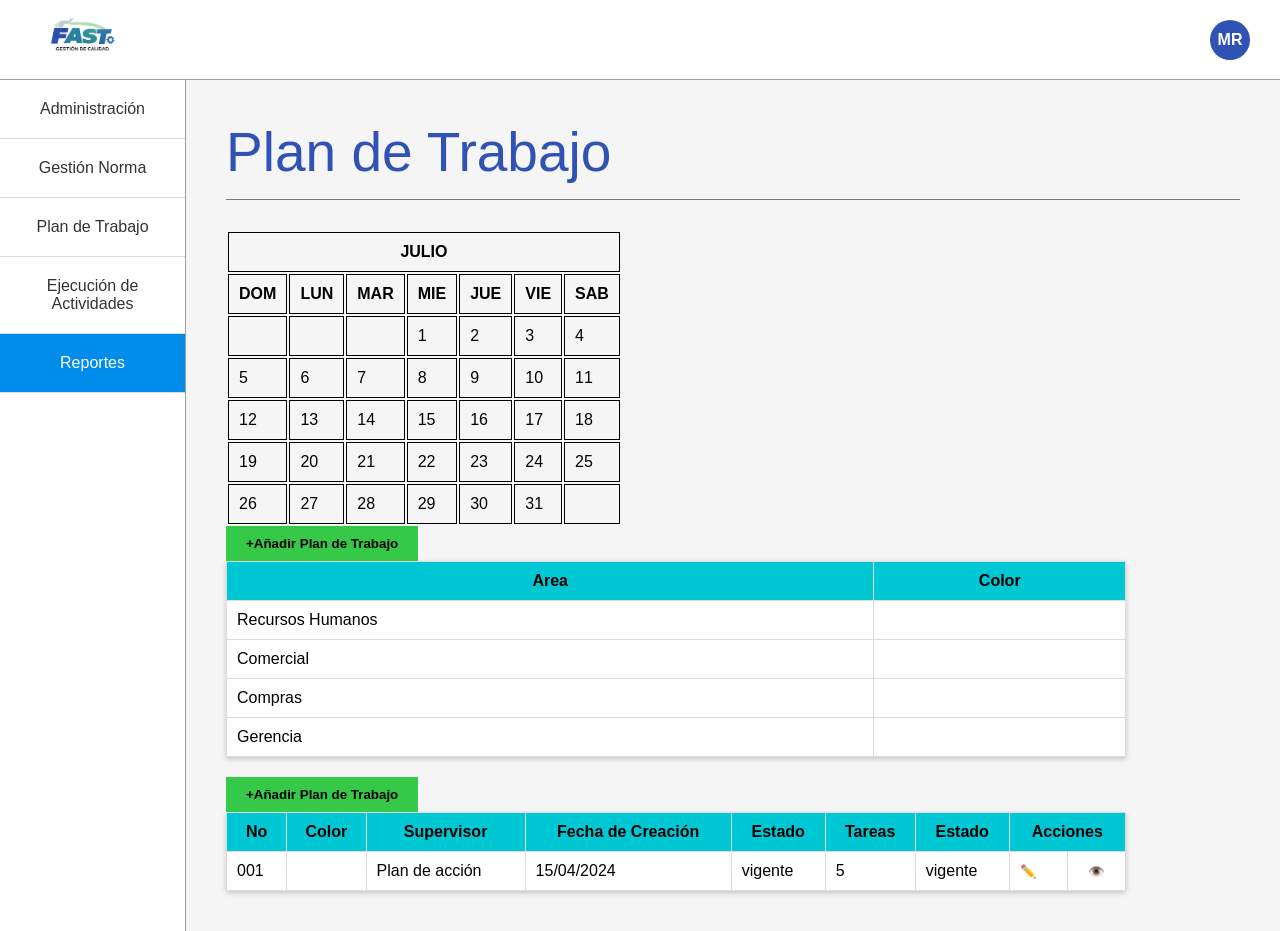
<file: Modulos Fast/recursos/Plan_trabajo.html>
<!DOCTYPE html>
<html lang="es">
<head>
    <meta charset="UTF-8">
    <meta name="viewport" content="width=device-width, initial-scale=1.0">
    <title>Plan de Trabajo</title>
    <link rel="stylesheet" href="./css/styles.css">
    <script src="./js/main.js"></script>
</head>
<body>

    <header class="head">
        <div class="logo">
            <img src="./img/logo.png" alt="logo" width="200" height="150">
        </div>

        <section class="lis_head">
            <details class="user-menu">
                <summary><div class="avatar">MR</div></summary>

                <div class="menu">
                    <div class="info">
                        <div class="avatar grande">MR</div>
                        <div>
                            <strong>Mariana Restrepo</strong>
                            <small>mariana.restrepo@fast.com</small>
                            <a href="#">Ver mi perfil</a>
                        </div>
                    </div>

                    <ul>
                        <li><a href="#">👤 Mi cuenta</a></li>
                        <li><a href="#">🔄 Cambiar de cuenta <span class="flecha">›</span></a></li>
                        <li><a href="#">🚪 Salir</a></li>
                    </ul>
                </div>
            </details>
        </section>
    </header>

    <main class="contenedor">
        <section class="links">
            <a href="administracion.html">Administración</a>
            <a href="Gestion norma.html">Gestión Norma</a>
            <a href="#" class="activo">Plan de Trabajo</a>
            <a href="Ejecucion_Actividades.html">Ejecución de Actividades</a>
            <a href="Reportes.html">Reportes</a>
        </section>

        <div class="contenido">

            <section class="title">
                <h1>Plan de Trabajo</h1>
            </section>

            <!-- ========== PARTE SUPERIOR: CALENDARIO (izquierda) + LEYENDA DE COLORES (derecha) ========== -->
            <div class="plan_superior">

                <!-- ----- CALENDARIO ----- -->
                <section class="calendario_caja">
                    <table class="calendario">
                        <tr>
                            <th colspan="7" class="mes">JULIO</th>
                        </tr>
                        <tr class="dias_semana">
                            <th>DOM</th><th>LUN</th><th>MAR</th><th>MIE</th><th>JUE</th><th>VIE</th><th>SAB</th>
                        </tr>
                        <tr>
                            <td></td><td></td><td></td><td>1</td><td>2</td><td>3</td><td>4</td>
                        </tr>
                        <tr>
                            <td>5</td><td>6</td><td>7</td><td>8</td><td>9</td><td>10</td><td>11</td>
                        </tr>
                        <tr>
                            <td>12</td><td>13</td><td>14</td><td>15</td><td>16</td><td>17</td><td>18</td>
                        </tr>
                        <tr>
                            <td>19</td><td>20</td><td>21</td><td>22</td><td>23</td><td>24</td><td>25</td>
                        </tr>
                        <tr>
                            <td>26</td><td>27</td><td>28</td><td>29</td><td>30</td><td>31</td><td></td>
                        </tr>
                    </table>
                </section>

                <!-- ----- BOTÓN + LEYENDA DE ÁREAS Y COLORES ----- -->
                <section class="plan_derecha">
                    <div class="boton_derecha">
                        <button class="btn_generar">+Añadir Plan de Trabajo</button>
                    </div>

                    <table class="tabla leyenda">
                        <tr>
                            <th>Area</th>
                            <th>Color</th>
                        </tr>
                        <tr>
                            <td>Recursos Humanos</td>
                            <td><span class="cuadro_color color_rojo"></span></td>
                        </tr>
                        <tr>
                            <td>Comercial</td>
                            <td><span class="cuadro_color color_celeste"></span></td>
                        </tr>
                        <tr>
                            <td>Compras</td>
                            <td><span class="cuadro_color color_amarillo"></span></td>
                        </tr>
                        <tr>
                            <td>Gerencia</td>
                            <td><span class="cuadro_color color_morado"></span></td>
                        </tr>
                    </table>
                </section>

            </div>

            <!-- ========== PLANES DE TRABAJO (tabla inferior) ========== -->
            <section class="tabla_1">
                <div class="encabezado_seccion">
                    <p></p>
                    <button class="btn_generar">+Añadir Plan de Trabajo</button>
                </div>

                <table class="tabla">
                    <tr>
                        <th>No</th>
                        <th>Color</th>
                        <th>Supervisor</th>
                        <th>Fecha de Creación</th>
                        <th>Estado</th>
                        <th>Tareas</th>
                        <th>Estado</th>
                        <th colspan="2">Acciones</th> <!-- en el prototipo dice "vcvxcvc" -->
                    </tr>
                    <tr>
                        <td>001</td>
                        <td><span class="cuadro_color color_rojo"></span></td>
                        <td>Plan de acción</td>
                        <td>15/04/2024</td>
                        <td><span class="vigente">vigente</span></td>
                        <td>5</td>
                        <td><span class="vigente">vigente</span></td>
                        <td><button title="Editar">✏️</button></td>
                        <td><button title="Ver">👁️</button></td>
                    </tr>
                </table>
            </section>

        </div>
    </main>

</body>
</html>
</file>
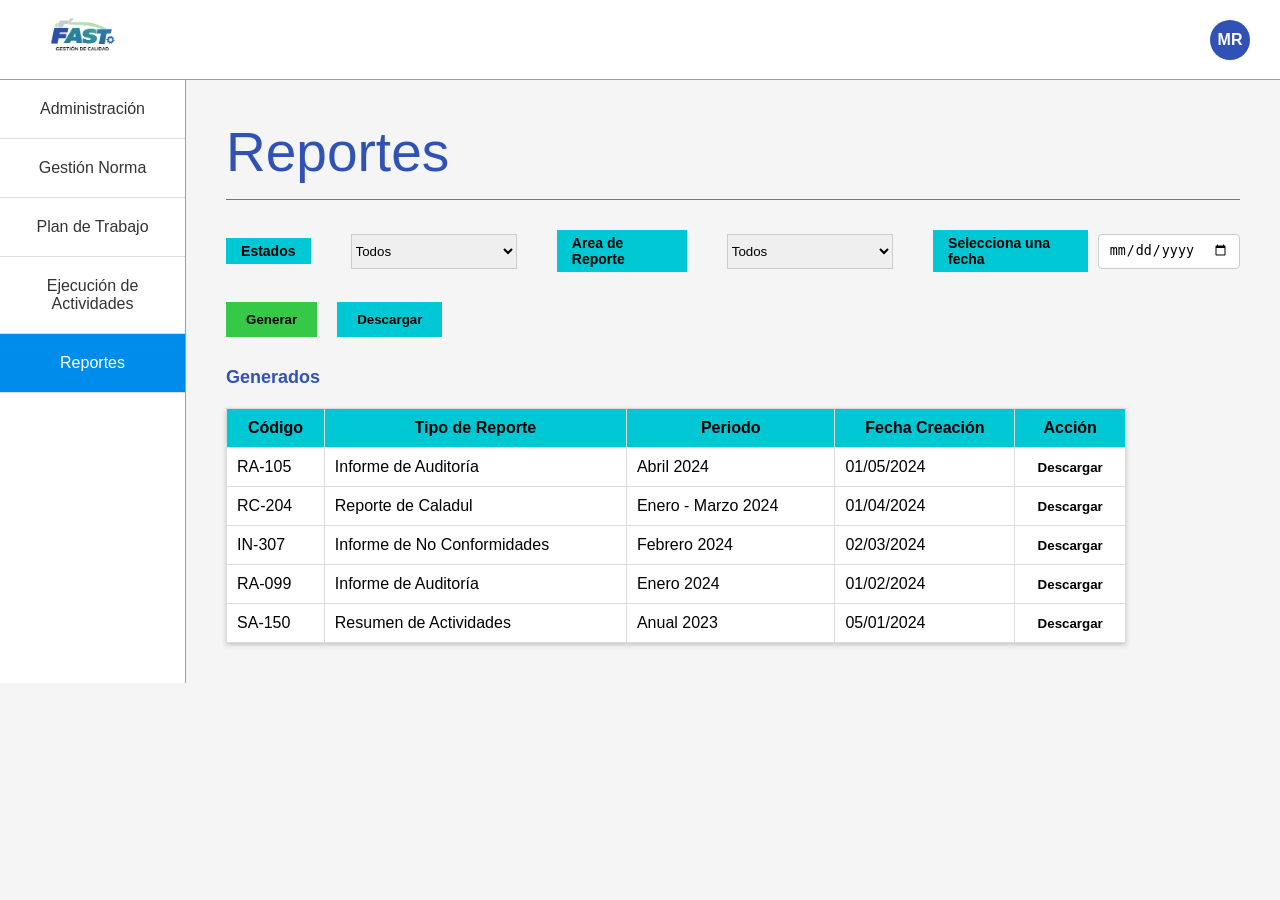
<file: Modulos Fast/recursos/Reportes.html>
<!DOCTYPE html>
<html lang="en">
<head>
    <meta charset="UTF-8">
    <meta name="viewport" content="width=device-width, initial-scale=1.0">
    <title>Document</title>
     <link rel="stylesheet" href="./css/styles.css">
     <script src="./js/main.js"></script>

</head>
<body>

    <header class="head">
    <div class="logo">
        <img src="./img/logo.png" alt="logo" width="200" height="150"><!--se coloca el logo de la pagina web-->
    </div>

    <section class="lis_head">

        <details class="user-menu">
            <summary><div class="avatar">MR</div></summary>

            <div class="menu">
                <div class="info">
                    <div class="avatar grande">MR</div>
                    <div>
                        <strong>Mariana Restrepo</strong>
                        <small>mariana.restrepo@gmail.com.
                        </small>
                        <a href="#">Ver mi perfil</a>
                    </div>
                </div>

                <ul>
                    <li><a href="#">👤 Mi cuenta</a></li>
                    <li><a href="#">🔄 Cambiar de cuenta <span class="flecha">›</span></a></li>
                    <li><a href="#">🚪 Salir</a></li>
                </ul>
            </div>
        </details>

    </section>
  </header>

<main class="contenedor"> <!--se crean los vinculos de los modulos de la pagina web-->
    <section class="links">
         <a href="administracion.html">Administración</a>
         <a href="Gestion norma.html">Gestión Norma</a>
         <a href="Plan_trabajo.html">Plan de Trabajo</a>
         <a href="Ejecucion_Actividades.html">Ejecución de Actividades</a>
         <a href="#" class="activo">Reportes</a>
   </section>

   <div class="contenido">

       <section class="title">
        <h1>Reportes</h1><!--se nombra el modulo   -->
       </section>

       <div class="litas"> <!--se crean las listas de despliege que se ven en el prototipo  -->
        <label for="options">Estados</label>
        <select name="options" id="options">
            <option value="option1">Todos</option>
            <option value="option2">Abierto</option>
            <option value="option2">Cerrado</option>
            <option value="option3">En Proceso</option>
        </select>

        <label for="options">Area de Reporte</label>
        <select name="options" id="options">
            <option value="option1">Todos</option>
            <option value="option1">Recursos humanos</option>
            <option value="option2">Comercial</option>
            <option value="option2">Compras</option>
            <option value="option3">Gerencia</option>
        </select>

        <div class="fecha-grupo">
            <label for="fecha">Selecciona una fecha</label>
            <input type="date" id="fecha" name="fecha">
        </div>
       </div>

       <div class="botones">
    <button class="btn_generar" onclick="marcarGenerado(this)">Generar</button>
    <button class="btn_descargar" onclick="marcarDescargadoPrincipal(this)">Descargar</button>
    </div>

       <section class="tabla_1">
        <p>Generados</p>
        <table class="tabla">
            <tr>
                <th>Código</th>
                <th>Tipo de Reporte</th>
                <th>Periodo</th>
                <th>Fecha Creación</th>
                <th>Acción</th>
            </tr>

            <tr>
                <td>RA-105</td>
                <td>Informe de Auditoría</td>
                <td>Abril 2024</td>
                <td>01/05/2024</td>
                <td><button onclick="marcarDescargado(this)">Descargar</button></td>
            </tr>

            <tr>
                <td>RC-204</td>
                <td>Reporte de Caladul</td>
                <td>Enero - Marzo 2024</td>
                <td>01/04/2024</td>
                <td><button onclick="marcarDescargado(this)">Descargar</button></td>
            </tr>

            <tr>
               <td>IN-307</td>
                <td>Informe de No Conformidades</td>
                <td>Febrero 2024</td>
                <td>02/03/2024</td>
                <td><button onclick="marcarDescargado(this)">Descargar</button></td>
            </tr>

            <tr>
                <td>RA-099</td>
                <td>Informe de Auditoría</td>
                <td>Enero 2024</td>
                <td>01/02/2024</td>
                <td><button onclick="marcarDescargado(this)">Descargar</button></td>
            </tr>

            <tr>
                <td>SA-150</td>
                <td>Resumen de Actividades</td>
                <td>Anual 2023</td>
                <td>05/01/2024</td>
                <td><button onclick="marcarDescargado(this)">Descargar</button></td>
            </tr>

        </table>

       </section>

   </div>

</main>

</body>
</html>
</file>
<file: recursos/CSS-inicio secion/styles_inicio_secion.css.css>
:root{
    color-scheme: light; /* fija el tema claro: el fondo se queda blanco aunque el equipo esté en modo oscuro */
    --azul:#2C55B0;
    --azul-osc:#1E3E86;
    --profundo:#0F1B3D;
    --turquesa:#1D7E96;
    --verde:#8FCB9B;
    --tinta:#263149;
    --gris:#667085;
    --linea:#E4E8F0;
    --fondo:#FFFFFF;
    --error:#B3261E;
    --error-fondo:rgba(179,38,30,.08);
  }
  *{box-sizing:border-box}
  html,body{height:100%}
  body{
    margin:0; background:var(--fondo); color:var(--tinta);
    font-family:"Segoe UI",system-ui,-apple-system,Helvetica,Arial,sans-serif;
  }
  h1,h2{font-family:"Poppins","Segoe UI",sans-serif}

  .pagina{display:flex; min-height:100vh}

  /* ---------- Panel de marca ---------- */
  .panel-marca{
    flex:0 0 42%;
    position:relative;
    display:flex; flex-direction:column; justify-content:center;
    padding:64px 60px;
    color:#fff;
    background:
      linear-gradient(155deg, var(--profundo) 0%, #163A63 55%, var(--turquesa) 100%);
    overflow:hidden;
  }
  /* Trama tipo plano de construcción, sutil, coherente con "gestión de calidad para obra" */
  .panel-marca::before{
    content:""; position:absolute; inset:0; opacity:.08; pointer-events:none;
    background-image:
      repeating-linear-gradient(0deg, #fff 0 1px, transparent 1px 48px),
      repeating-linear-gradient(90deg, #fff 0 1px, transparent 1px 48px);
  }
  .marca-contenido{position:relative; max-width:380px}
  .logo-caja{
    background:#fff; border-radius:16px; padding:18px 24px;
    width:230px; margin-bottom:44px;
    box-shadow:0 22px 44px rgba(0,0,0,.28);
  }
  .logo-caja img{display:block; width:100%; height:auto}

  .panel-marca h2{
    margin:0 0 14px; font-size:26px; line-height:1.3; font-weight:700;
  }
  .panel-marca .lead{
    margin:0 0 34px; font-size:14.5px; line-height:1.6; color:#D7E4F2;
  }
  .caracteristicas{list-style:none; margin:0; padding:0}
  .caracteristicas li{
    position:relative; padding-left:28px; margin-bottom:14px;
    font-size:13.5px; color:#E7EEF7; line-height:1.5;
  }
  .caracteristicas li::before{
    content:"✓"; position:absolute; left:0; top:-1px;
    width:18px; height:18px; border-radius:50%;
    background:rgba(143,203,155,.22); color:var(--verde);
    font-size:11px; font-weight:700; line-height:18px; text-align:center;
  }

  /* ---------- Panel de formulario ---------- */
  .panel-form{
    flex:1; display:flex; align-items:center; justify-content:center;
    background:var(--fondo); padding:48px 40px;
  }
  .formulario{width:100%; max-width:380px}

  h1{margin:0 0 6px; font-size:26px; font-weight:700; color:var(--profundo)}
  .sub{margin:0 0 32px; font-size:14px; color:var(--gris)}

  .campo{margin-bottom:20px}
  label{display:block; margin-bottom:7px; font-size:13.5px; font-weight:600; color:var(--azul)}
  .entrada{position:relative; display:flex; align-items:center}
  input[type=text], input[type=password]{
    width:100%; padding:12px 14px; font-size:15px; font-family:inherit;
    color:var(--tinta); background:#fff;
    border:1.5px solid var(--linea); border-radius:9px; outline:none;
    transition:border-color .15s, box-shadow .15s;
  }
  input::placeholder{color:#A0A9BB}
  input:focus{border-color:var(--turquesa); box-shadow:0 0 0 3px rgba(29,126,150,.15)}

  .ver{
    position:absolute; right:6px; padding:6px 8px;
    border:0; background:none; cursor:pointer; border-radius:6px;
    font-size:12.5px; font-weight:600; font-family:inherit; color:var(--turquesa);
  }
  .ver:focus-visible{outline:2px solid var(--turquesa); outline-offset:1px}

  .fila{display:flex; align-items:center; justify-content:space-between;
        gap:12px; margin:2px 0 28px}
  .recordar{display:flex; align-items:center; gap:7px; font-size:13.5px;
            font-weight:400; color:var(--gris); margin:0}
  .recordar input{width:15px; height:15px; accent-color:var(--azul)}
  .enlace{font-size:13.5px; color:var(--turquesa); text-decoration:none;
          border-bottom:1px solid transparent}
  .enlace:hover, .enlace:focus{border-bottom-color:var(--turquesa)}

  button.principal{
    width:100%; padding:13px 16px; border:0; border-radius:9px; cursor:pointer;
    font-size:15.5px; font-weight:600; font-family:inherit;
    color:#fff; background:var(--azul);
    box-shadow:0 10px 22px rgba(44,85,176,.28);
    transition:background .15s, transform .1s;
  }
  button.principal:hover{background:var(--azul-osc)}
  button.principal:active{transform:translateY(1px)}
  button.principal:focus-visible{outline:3px solid rgba(29,126,150,.4); outline-offset:2px}

  .aviso{
    display:none; margin-bottom:18px; padding:10px 12px; border-radius:7px;
    background:var(--error-fondo); border-left:3px solid var(--error);
    color:var(--error); font-size:13px;
  }
  .aviso.visible{display:block}

  .pie{
    margin-top:26px; padding-top:18px; border-top:1px solid var(--linea);
    text-align:center; font-size:12.5px; color:var(--gris);
  }
  .pie a{color:var(--turquesa); text-decoration:none}

  /* ---------- Responsivo ---------- */
  @media (max-width:900px){
    .pagina{flex-direction:column}
    .panel-marca{flex:0 0 auto; padding:40px 32px}
    .marca-contenido{max-width:none}
    .caracteristicas{display:none} /* en pantallas pequeñas prima el formulario */
    .panel-form{padding:40px 24px}
  }
  @media (max-width:420px){
    .fila{flex-direction:column; align-items:flex-start; gap:10px}
  }
  @media (prefers-reduced-motion:reduce){ *{transition:none !important} }
</file>
<file: Modulos Fast/recursos/CSS-inicio secion/styles_inicio_secion.css.css>
:root{
    color-scheme: light; /* fija el tema claro: el fondo se queda blanco aunque el equipo esté en modo oscuro */
    --azul:#2C55B0;
    --azul-osc:#1E3E86;
    --profundo:#0F1B3D;
    --turquesa:#1D7E96;
    --verde:#8FCB9B;
    --tinta:#263149;
    --gris:#667085;
    --linea:#E4E8F0;
    --fondo:#FFFFFF;
    --error:#B3261E;
    --error-fondo:rgba(179,38,30,.08);
  }
  *{box-sizing:border-box}
  html,body{height:100%}
  body{
    margin:0; background:var(--fondo); color:var(--tinta);
    font-family:"Segoe UI",system-ui,-apple-system,Helvetica,Arial,sans-serif;
  }
  h1,h2{font-family:"Poppins","Segoe UI",sans-serif}

  .pagina{display:flex; min-height:100vh}

  /* ---------- Panel de marca ---------- */
  .panel-marca{
    flex:0 0 42%;
    position:relative;
    display:flex; flex-direction:column; justify-content:center;
    padding:64px 60px;
    color:#fff;
    background:
      linear-gradient(155deg, var(--profundo) 0%, #163A63 55%, var(--turquesa) 100%);
    overflow:hidden;
  }
  /* Trama tipo plano de construcción, sutil, coherente con "gestión de calidad para obra" */
  .panel-marca::before{
    content:""; position:absolute; inset:0; opacity:.08; pointer-events:none;
    background-image:
      repeating-linear-gradient(0deg, #fff 0 1px, transparent 1px 48px),
      repeating-linear-gradient(90deg, #fff 0 1px, transparent 1px 48px);
  }
  .marca-contenido{position:relative; max-width:380px}
  .logo-caja{
    background:#fff; border-radius:16px; padding:18px 24px;
    width:230px; margin-bottom:44px;
    box-shadow:0 22px 44px rgba(0,0,0,.28);
  }
  .logo-caja img{display:block; width:100%; height:auto}

  .panel-marca h2{
    margin:0 0 14px; font-size:26px; line-height:1.3; font-weight:700;
  }
  .panel-marca .lead{
    margin:0 0 34px; font-size:14.5px; line-height:1.6; color:#D7E4F2;
  }
  .caracteristicas{list-style:none; margin:0; padding:0}
  .caracteristicas li{
    position:relative; padding-left:28px; margin-bottom:14px;
    font-size:13.5px; color:#E7EEF7; line-height:1.5;
  }
  .caracteristicas li::before{
    content:"✓"; position:absolute; left:0; top:-1px;
    width:18px; height:18px; border-radius:50%;
    background:rgba(143,203,155,.22); color:var(--verde);
    font-size:11px; font-weight:700; line-height:18px; text-align:center;
  }

  /* ---------- Panel de formulario ---------- */
  .panel-form{
    flex:1; display:flex; align-items:center; justify-content:center;
    background:var(--fondo); padding:48px 40px;
  }
  .formulario{width:100%; max-width:380px}

  h1{margin:0 0 6px; font-size:26px; font-weight:700; color:var(--profundo)}
  .sub{margin:0 0 32px; font-size:14px; color:var(--gris)}

  .campo{margin-bottom:20px}
  label{display:block; margin-bottom:7px; font-size:13.5px; font-weight:600; color:var(--azul)}
  .entrada{position:relative; display:flex; align-items:center}
  input[type=text], input[type=password]{
    width:100%; padding:12px 14px; font-size:15px; font-family:inherit;
    color:var(--tinta); background:#fff;
    border:1.5px solid var(--linea); border-radius:9px; outline:none;
    transition:border-color .15s, box-shadow .15s;
  }
  input::placeholder{color:#A0A9BB}
  input:focus{border-color:var(--turquesa); box-shadow:0 0 0 3px rgba(29,126,150,.15)}

  .ver{
    position:absolute; right:6px; padding:6px 8px;
    border:0; background:none; cursor:pointer; border-radius:6px;
    font-size:12.5px; font-weight:600; font-family:inherit; color:var(--turquesa);
  }
  .ver:focus-visible{outline:2px solid var(--turquesa); outline-offset:1px}

  .fila{display:flex; align-items:center; justify-content:space-between;
        gap:12px; margin:2px 0 28px}
  .recordar{display:flex; align-items:center; gap:7px; font-size:13.5px;
            font-weight:400; color:var(--gris); margin:0}
  .recordar input{width:15px; height:15px; accent-color:var(--azul)}
  .enlace{font-size:13.5px; color:var(--turquesa); text-decoration:none;
          border-bottom:1px solid transparent}
  .enlace:hover, .enlace:focus{border-bottom-color:var(--turquesa)}

  button.principal{
    width:100%; padding:13px 16px; border:0; border-radius:9px; cursor:pointer;
    font-size:15.5px; font-weight:600; font-family:inherit;
    color:#fff; background:var(--azul);
    box-shadow:0 10px 22px rgba(44,85,176,.28);
    transition:background .15s, transform .1s;
  }
  button.principal:hover{background:var(--azul-osc)}
  button.principal:active{transform:translateY(1px)}
  button.principal:focus-visible{outline:3px solid rgba(29,126,150,.4); outline-offset:2px}

  .aviso{
    display:none; margin-bottom:18px; padding:10px 12px; border-radius:7px;
    background:var(--error-fondo); border-left:3px solid var(--error);
    color:var(--error); font-size:13px;
  }
  .aviso.visible{display:block}

  .pie{
    margin-top:26px; padding-top:18px; border-top:1px solid var(--linea);
    text-align:center; font-size:12.5px; color:var(--gris);
  }
  .pie a{color:var(--turquesa); text-decoration:none}

  /* ---------- Responsivo ---------- */
  @media (max-width:900px){
    .pagina{flex-direction:column}
    .panel-marca{flex:0 0 auto; padding:40px 32px}
    .marca-contenido{max-width:none}
    .caracteristicas{display:none} /* en pantallas pequeñas prima el formulario */
    .panel-form{padding:40px 24px}
  }
  @media (max-width:420px){
    .fila{flex-direction:column; align-items:flex-start; gap:10px}
  }
  @media (prefers-reduced-motion:reduce){ *{transition:none !important} }
</file>
<file: recursos/css/styles.css>
/* =========================
   CONFIGURACIÓN GENERAL
========================= */

*{
    margin:0;
    padding:0;
    box-sizing:border-box;
}

body{
    font-family: Arial, Helvetica, sans-serif;
    background:#f5f5f5;
}

.up{
    text-align:left;
}

/* =========================
   CABECERA
========================= */

.head{
    display:flex;
    justify-content:space-between;
    align-items:center;
    height:80px;
    background:white;
    border-bottom:1px solid #9e9e9e;
    padding:0 30px;
}

.logo{
    text-align: left;
}

.logo img{
    width:100px;
    height:auto;
}

.lis_head{
    display:flex;
    align-items:center;
    gap:10px;
}

.lis_head select{
    width:250px;
    height:30px;
}

/* =========================
   MENÚ DE USUARIO (LISTA DESPLEGABLE)
========================= */

.user-menu{
    position:relative;
    z-index:100;
}

.user-menu summary{
    list-style:none;
    cursor:pointer;
}

.user-menu summary::-webkit-details-marker{
    display:none;
}

.avatar{
    width:40px;
    height:40px;
    border-radius:50%;
    background:#3152b5;
    color:#fff;
    display:flex;
    align-items:center;
    justify-content:center;
    font-weight:bold;
}

.avatar.grande{
    width:48px;
    height:48px;
    flex-shrink:0;
}

.menu{
    position:absolute;
    right:0;
    top:52px;
    width:300px;
    background:#282828;
    color:#f1f1f1;
    border-radius:14px;
    box-shadow:0 8px 24px rgba(0,0,0,.5);
    overflow:hidden;
}

.info{
    display:flex;
    gap:14px;
    padding:16px;
}

.info strong{
    display:block;
    font-size:16px;
}

.info small{
    color:#aaa;
}

.info a{
    display:block;
    margin-top:6px;
    color:#3ea6ff;
    text-decoration:none;
    font-size:14px;
}

.menu ul{
    list-style:none;
    padding:8px 0;
    border-top:1px solid #3d3d3d;
}

.menu li a{
    display:flex;
    align-items:center;
    gap:18px;
    padding:11px 16px;
    color:inherit;
    text-decoration:none;
    font-size:15px;
}

.menu li a:hover{
    background:rgba(255,255,255,.1);
}

.menu .flecha{
    margin-left:auto;
    font-size:20px;
}

/* =========================
   CONTENEDOR PRINCIPAL
========================= */

.contenedor{
    display:flex;
}

/* =========================
   MENÚ LATERAL
========================= */

.links{
    width:220px;
    min-height:10vh;
    background:white;
    border-right:1px solid #9e9e9e;
}

.links a{
    display:block;
    text-decoration:none;
    color:#333;
    text-align:center;
    padding: 20px;
    border-bottom:1px solid #dcdcdc;
}

.links a:hover{
    background:#0095ff;
    color:white;
}

.links a:last-child{
    background:#008ceb;
    color:rgb(255, 255, 255);
}

/* =========================
   CONTENIDO PRINCIPAL
========================= */

.contenido{
    padding:40px;
    width:100%;
}

/* =========================
   TÍTULO
========================= */

.title h1{
    color:#3152b5;
    font-size:55px;
    font-weight:normal;
}

.title::after{
    content:"";
    display:block;
    border-bottom:1px solid #777;
    margin-top:15px;
    margin-bottom:30px;
}

/* =========================
   FILTROS
========================= */

.litas{
    display:flex;
    gap:40px;
    align-items:center;
    margin-bottom:30px;
}

.litas label{
    display:block;
    background:#00c7d4;
    padding:5px 15px;
    font-weight:bold;
    font-size:14px;
}

.litas select{
    width:180px;
    height:35px;
    border:1px solid #ccc;
}

.fecha-grupo{
    display:flex;
    align-items:center;
    gap:10px;
}

.fecha-grupo input[type="date"]{
    width:150px;
    height:35px;
    padding:5px 10px;
    border:1px solid #ccc;
    border-radius:4px;
}

/* =========================
   BOTONES
========================= */

.botones{
    display:flex;
    gap:20px;
    margin-bottom:30px;
}

.btn_generar{
    background:#36c947;
    border:none;
    padding:10px 20px;
    font-weight:bold;
    cursor:pointer;
}

.btn_descargar{
    background:#00c7d4;
    border:none;
    padding:10px 20px;
    font-weight:bold;
    cursor:pointer;
}

.btn_generar.generado{
    color:#000 !important;
}

.btn_descargar.descargado-principal{
    color:#000 !important;
}

/* =========================
   TABLA
========================= */

.tabla_1 p{
    color:#3152b5;
    font-size:18px;
    margin-bottom:20px;
    font-weight:bold;
}

.tabla, th, td{
    border: 1px solid black;
    border-collapse: collapse;
}

th, td{
    padding: 10px;
}

.tabla{
    width:900px;
    border-collapse:collapse;
    background:white;
    box-shadow:0 2px 5px rgba(0,0,0,.2);
}

.tabla th{
    background:#00c7d4;
    color:black;
    padding:10px;
    border:1px solid #dcdcdc;
}

.tabla td{
    padding:10px;
    border:1px solid #dcdcdc;
}

.tabla td:last-child{
    text-align:center;
}

.tabla td button{
    background:none;
    border:none;
    font-weight:bold;
    cursor:pointer;
}

.tabla button.descargado{
    background: #fefefe;
    color: rgb(0, 0, 0);
    border: none;
    cursor: default;
}
</file>
<file: Modulos Fast/recursos/css/styles.css>
/* =========================
   CONFIGURACIÓN GENERAL
========================= */

*{
    margin:0;
    padding:0;
    box-sizing:border-box;
}

body{
    font-family: Arial, Helvetica, sans-serif;
    background:#f5f5f5;
}

.up{
    text-align:left;
}

/* =========================
   CABECERA
========================= */

.head{
    display:flex;
    justify-content:space-between;
    align-items:center;
    height:80px;
    background:white;
    border-bottom:1px solid #9e9e9e;
    padding:0 30px;
}

.logo{
    text-align: left;
}

.logo img{
    width:100px;
    height:auto;
}

.lis_head{
    display:flex;
    align-items:center;
    gap:10px;
}

.lis_head select{
    width:250px;
    height:30px;
}

/* =========================
   MENÚ DE USUARIO (LISTA DESPLEGABLE)
========================= */

.user-menu{
    position:relative;
    z-index:100;
}

.user-menu summary{
    list-style:none;
    cursor:pointer;
}

.user-menu summary::-webkit-details-marker{
    display:none;
}

.avatar{
    width:40px;
    height:40px;
    border-radius:50%;
    background:#3152b5;
    color:#fff;
    display:flex;
    align-items:center;
    justify-content:center;
    font-weight:bold;
}

.avatar.grande{
    width:48px;
    height:48px;
    flex-shrink:0;
}

.menu{
    position:absolute;
    right:0;
    top:52px;
    width:300px;
    background:#282828;
    color:#f1f1f1;
    border-radius:14px;
    box-shadow:0 8px 24px rgba(0,0,0,.5);
    overflow:hidden;
}

.info{
    display:flex;
    gap:14px;
    padding:16px;
}

.info strong{
    display:block;
    font-size:16px;
}

.info small{
    color:#aaa;
}

.info a{
    display:block;
    margin-top:6px;
    color:#3ea6ff;
    text-decoration:none;
    font-size:14px;
}

.menu ul{
    list-style:none;
    padding:8px 0;
    border-top:1px solid #3d3d3d;
}

.menu li a{
    display:flex;
    align-items:center;
    gap:18px;
    padding:11px 16px;
    color:inherit;
    text-decoration:none;
    font-size:15px;
}

.menu li a:hover{
    background:rgba(255,255,255,.1);
}

.menu .flecha{
    margin-left:auto;
    font-size:20px;
}

/* =========================
   CONTENEDOR PRINCIPAL
========================= */

.contenedor{
    display:flex;
}

/* =========================
   MENÚ LATERAL
========================= */

.links{
    width:220px;
    min-height:10vh;
    background:white;
    border-right:1px solid #9e9e9e;
}

.links a{
    display:block;
    text-decoration:none;
    color:#333;
    text-align:center;
    padding: 20px;
    border-bottom:1px solid #dcdcdc;
}

.links a:hover{
    background:#0095ff;
    color:white;
}

.links a:last-child{
    background:#008ceb;
    color:rgb(255, 255, 255);
}

/* =========================
   CONTENIDO PRINCIPAL
========================= */

.contenido{
    padding:40px;
    width:100%;
}

/* =========================
   TÍTULO
========================= */

.title h1{
    color:#3152b5;
    font-size:55px;
    font-weight:normal;
}

.title::after{
    content:"";
    display:block;
    border-bottom:1px solid #777;
    margin-top:15px;
    margin-bottom:30px;
}

/* =========================
   FILTROS
========================= */

.litas{
    display:flex;
    gap:40px;
    align-items:center;
    margin-bottom:30px;
}

.litas label{
    display:block;
    background:#00c7d4;
    padding:5px 15px;
    font-weight:bold;
    font-size:14px;
}

.litas select{
    width:180px;
    height:35px;
    border:1px solid #ccc;
}

.fecha-grupo{
    display:flex;
    align-items:center;
    gap:10px;
}

.fecha-grupo input[type="date"]{
    width:150px;
    height:35px;
    padding:5px 10px;
    border:1px solid #ccc;
    border-radius:4px;
}

/* =========================
   BOTONES
========================= */

.botones{
    display:flex;
    gap:20px;
    margin-bottom:30px;
}

.btn_generar{
    background:#36c947;
    border:none;
    padding:10px 20px;
    font-weight:bold;
    cursor:pointer;
}

.btn_descargar{
    background:#00c7d4;
    border:none;
    padding:10px 20px;
    font-weight:bold;
    cursor:pointer;
}

.btn_generar.generado{
    color:#000 !important;
}

.btn_descargar.descargado-principal{
    color:#000 !important;
}

/* =========================
   TABLA
========================= */

.tabla_1 p{
    color:#3152b5;
    font-size:18px;
    margin-bottom:20px;
    font-weight:bold;
}

.tabla, th, td{
    border: 1px solid black;
    border-collapse: collapse;
}

th, td{
    padding: 10px;
}

.tabla{
    width:900px;
    border-collapse:collapse;
    background:white;
    box-shadow:0 2px 5px rgba(0,0,0,.2);
}

.tabla th{
    background:#00c7d4;
    color:black;
    padding:10px;
    border:1px solid #dcdcdc;
}

.tabla td{
    padding:10px;
    border:1px solid #dcdcdc;
}

.tabla td:last-child{
    text-align:center;
}

.tabla td button{
    background:none;
    border:none;
    font-weight:bold;
    cursor:pointer;
}

.tabla button.descargado{
    background: #fefefe;
    color: rgb(0, 0, 0);
    border: none;
    cursor: default;
}
</file>
